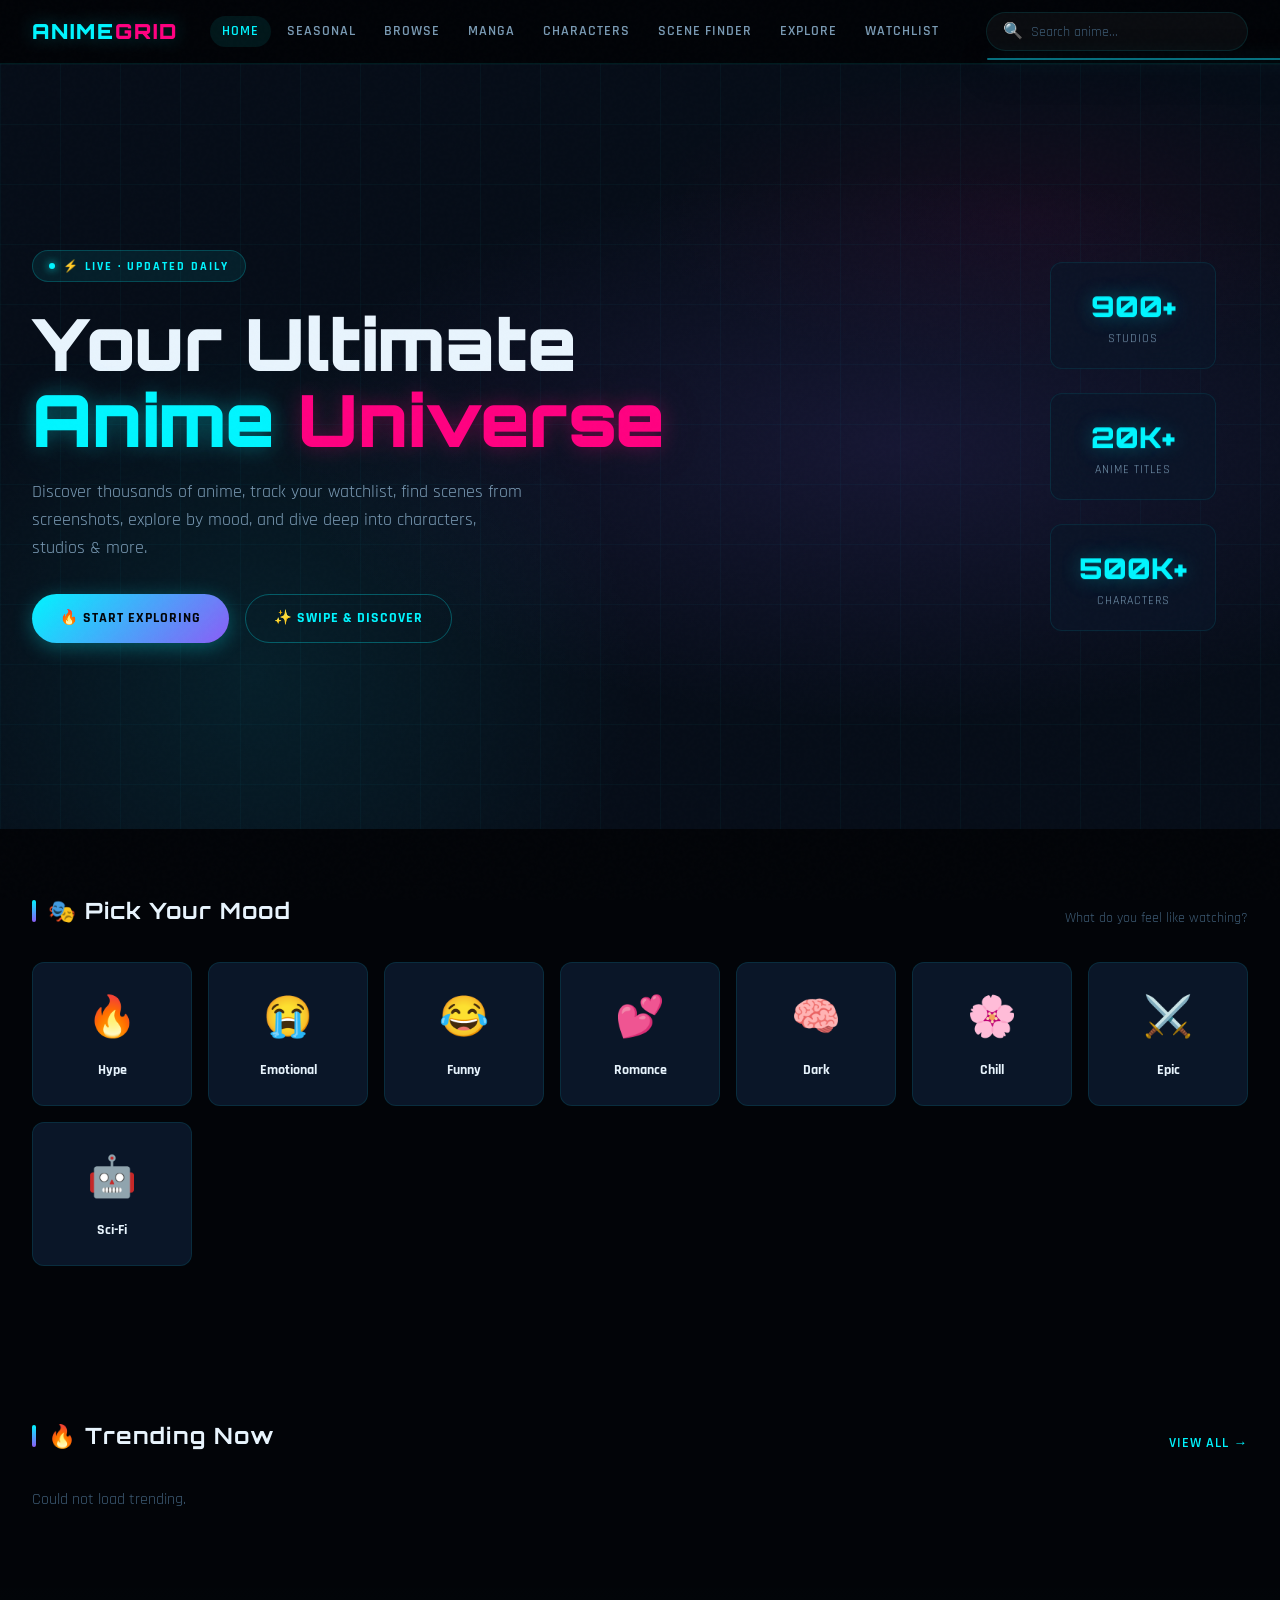
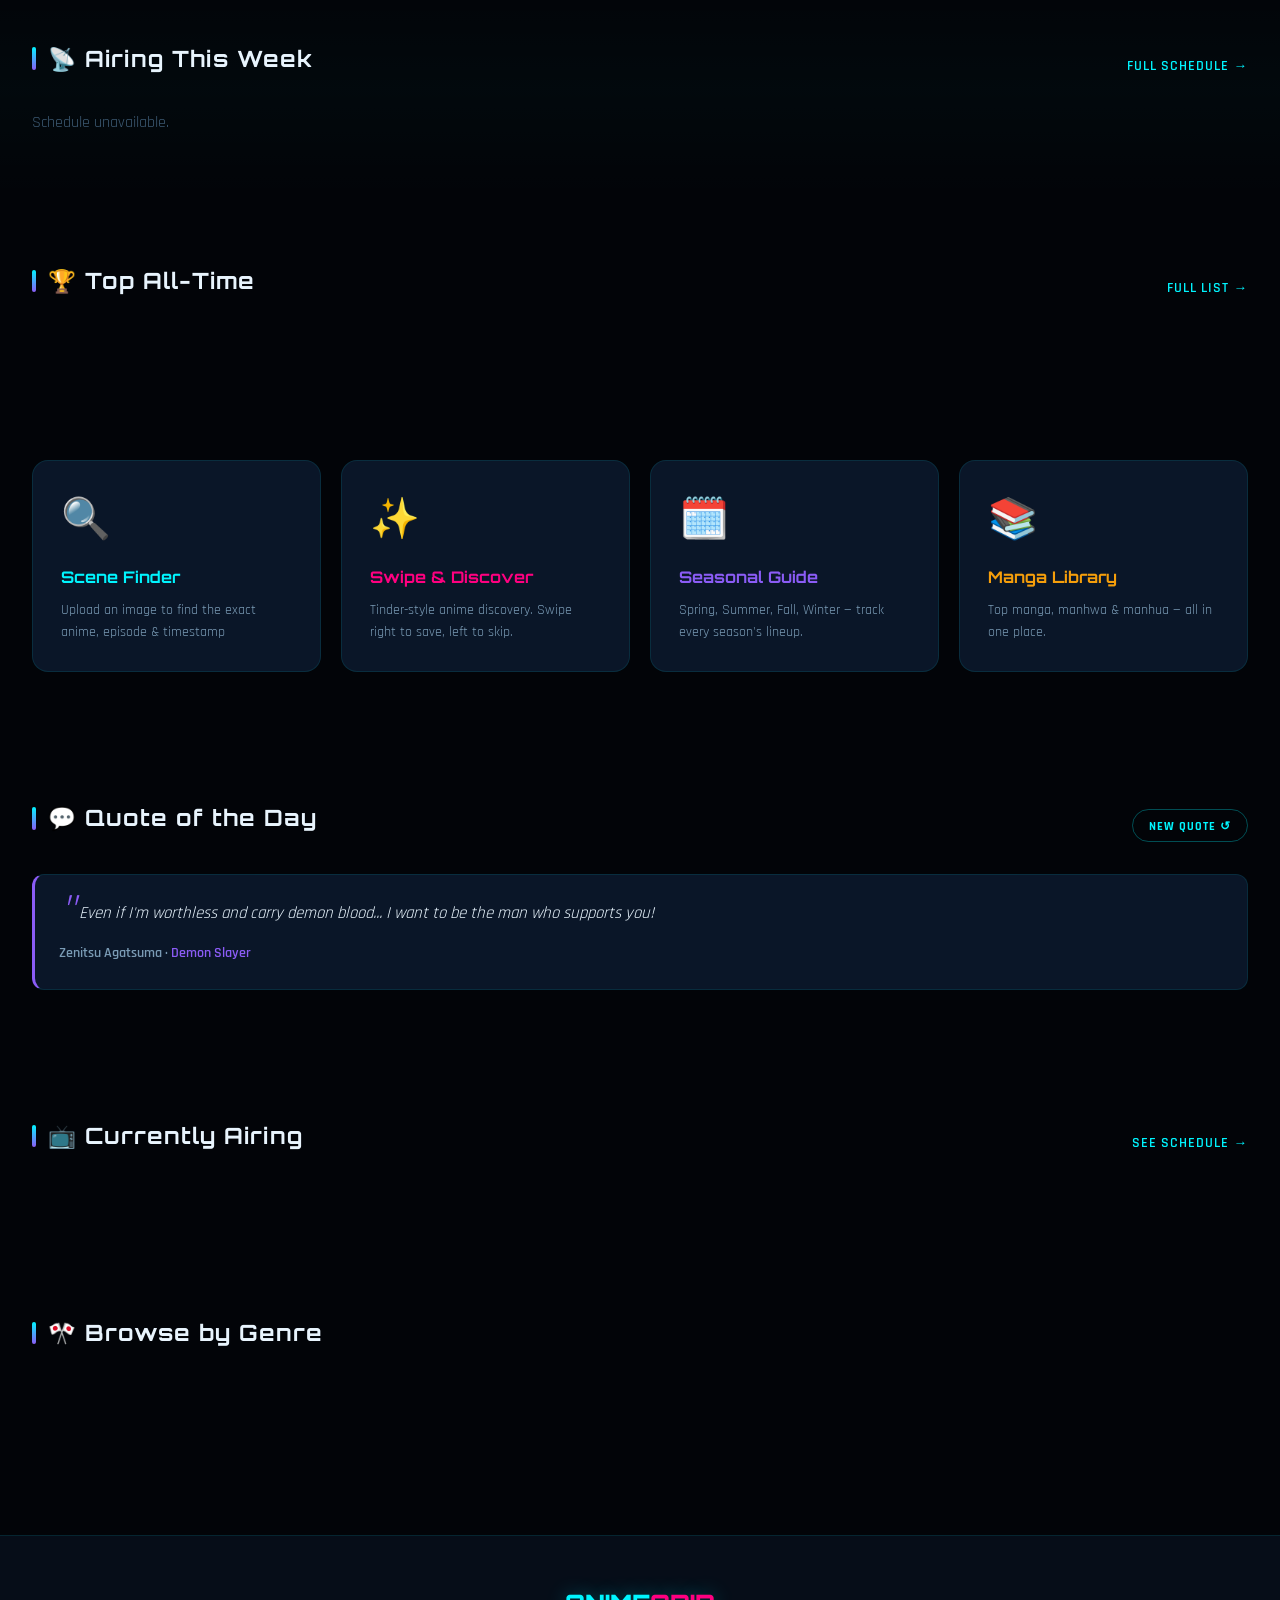
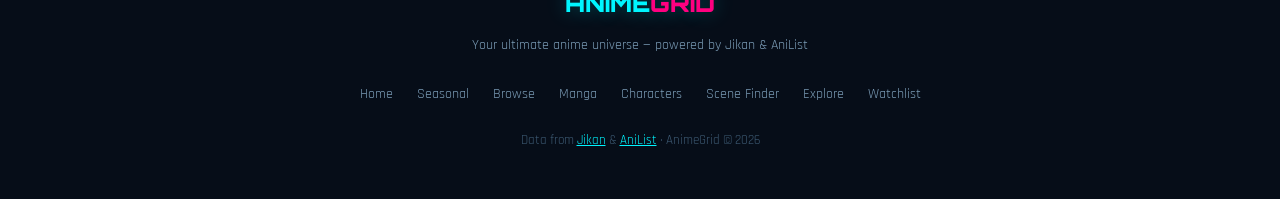
<file: index.html>
<!DOCTYPE html>
<html lang="en">
<head>
  <meta charset="UTF-8">
  <meta name="viewport" content="width=device-width, initial-scale=1.0">
  <title>AnimieGrid - Your Ultimate Anime Universe</title>
  <meta name="description" content="Explore anime, manga, characters, seasonal releases, scene finder and more.">
  <link rel="stylesheet" href="css/style.css">
  <link rel="icon" href="data:image/svg+xml,<svg xmlns='http://www.w3.org/2000/svg' viewBox='0 0 100 100'><text y='.9em' font-size='90'>⚡</text></svg>">
  <!-- Google tag (gtag.js) -->
<script async src="https://www.googletagmanager.com/gtag/js?id=G-D92NDWQRJV"></script>
<script>
  window.dataLayer = window.dataLayer || [];
  function gtag(){dataLayer.push(arguments);}
  gtag('js', new Date());

  gtag('config', 'G-D92NDWQRJV');
</script>
</head>
<body>

<!-- NAVBAR -->
<nav class="navbar">
  <a href="index.html" class="nav-logo">ANIME<span>GRID</span></a>
  <ul class="nav-links">
    <li><a href="index.html" class="active">Home</a></li>
    <li><a href="pages/seasonal.html">Seasonal</a></li>
    <li><a href="pages/search.html">Browse</a></li>
    <li><a href="pages/manga.html">Manga</a></li>
    <li><a href="pages/characters.html">Characters</a></li>
    <li><a href="pages/scene.html">Scene Finder</a></li>
    <li><a href="pages/explore.html">Explore</a></li>
    <li><a href="pages/watchlist.html">Watchlist <span class="watchlist-count" style="display:none">0</span></a></li>
  </ul>
  <div class="nav-search" style="position:relative">
    <span class="search-icon">🔍</span>
    <input id="nav-search-input" type="text" placeholder="Search anime..." autocomplete="off">
    <div id="nav-search-dropdown" class="search-dropdown" style="min-width:320px"></div>
  </div>
  <div class="nav-hamburger"><span></span><span></span><span></span></div>
</nav>

<div class="page-wrapper">

  <!-- HERO -->
  <section class="hero">
    <div class="hero-bg"></div>
    <div class="hero-grid"></div>
    <div class="hero-content">
      <div class="hero-badge">⚡ Live · Updated Daily</div>
      <h1>
        Your Ultimate<br>
        <span class="line-cyan">Anime</span>
        <span class="line-pink"> Universe</span>
      </h1>
      <p class="hero-desc">
        Discover thousands of anime, track your watchlist, find scenes from screenshots, explore by mood, and dive deep into characters, studios & more.
      </p>
      <div class="hero-actions">
        <a href="pages/search.html" class="btn btn-primary">🔥 Start Exploring</a>
        <a href="pages/explore.html" class="btn btn-ghost">✨ Swipe & Discover</a>
      </div>
    </div>
    <div class="hero-stats">
      <div class="hero-stat-card float">
        <div class="hero-stat-number">900+</div>
        <div class="hero-stat-label">Studios</div>
      </div>
      <div class="hero-stat-card float" style="animation-delay:1s">
        <div class="hero-stat-number">20K+</div>
        <div class="hero-stat-label">Anime Titles</div>
      </div>
      <div class="hero-stat-card float" style="animation-delay:2s">
        <div class="hero-stat-number">500K+</div>
        <div class="hero-stat-label">Characters</div>
      </div>
    </div>
  </section>

  <!-- MOOD PICKER -->
  <section class="section" id="mood-section">
    <div class="section-header">
      <h2 class="section-title">🎭 Pick Your Mood</h2>
      <span style="color:var(--text-dim);font-size:0.875rem">What do you feel like watching?</span>
    </div>
    <div class="mood-grid" id="mood-grid"></div>
    <div id="mood-results" class="mt-3"></div>
  </section>

  <!-- TRENDING NOW -->
  <section class="section" id="trending-section">
    <div class="section-header">
      <h2 class="section-title">🔥 Trending Now</h2>
      <a href="pages/search.html?sort=trending" class="section-link">View All →</a>
    </div>
    <div id="trending-grid" class="anime-grid">
      <div class="skeleton skeleton-card"></div>
      <div class="skeleton skeleton-card"></div>
      <div class="skeleton skeleton-card"></div>
      <div class="skeleton skeleton-card"></div>
      <div class="skeleton skeleton-card"></div>
      <div class="skeleton skeleton-card"></div>
    </div>
  </section>

  <!-- AIRING THIS WEEK -->
  <section class="section" style="background:linear-gradient(180deg,transparent,rgba(0,245,255,0.02),transparent)">
    <div class="section-header">
      <h2 class="section-title">📡 Airing This Week</h2>
      <a href="pages/seasonal.html" class="section-link">Full Schedule →</a>
    </div>
    <div id="airing-list" style="display:grid;grid-template-columns:repeat(auto-fill,minmax(280px,1fr));gap:1rem">
      <div class="skeleton" style="height:90px"></div>
      <div class="skeleton" style="height:90px"></div>
      <div class="skeleton" style="height:90px"></div>
      <div class="skeleton" style="height:90px"></div>
    </div>
  </section>

  <!-- TOP ALL TIME -->
  <section class="section">
    <div class="section-header">
      <h2 class="section-title">🏆 Top All-Time</h2>
      <a href="pages/search.html?sort=top" class="section-link">Full List →</a>
    </div>
    <div id="top-grid" class="anime-grid">
      <div class="skeleton skeleton-card"></div>
      <div class="skeleton skeleton-card"></div>
      <div class="skeleton skeleton-card"></div>
      <div class="skeleton skeleton-card"></div>
      <div class="skeleton skeleton-card"></div>
      <div class="skeleton skeleton-card"></div>
    </div>
  </section>

  <!-- QUICK ACTIONS -->
  <section class="section">
    <div style="display:grid;grid-template-columns:repeat(auto-fit,minmax(200px,1fr));gap:1.25rem">
      <a href="pages/scene.html" class="feature-card" style="background:var(--bg-card);border:1px solid var(--border-subtle);border-radius:16px;padding:1.75rem;display:block;text-decoration:none;color:inherit;transition:var(--transition);" onmouseover="this.style.borderColor='var(--neon-cyan)';this.style.transform='translateY(-4px)'" onmouseout="this.style.borderColor='var(--border-subtle)';this.style.transform=''">
        <div style="font-size:2.5rem;margin-bottom:0.75rem">🔍</div>
        <div style="font-family:var(--font-display);font-size:1rem;font-weight:700;color:var(--neon-cyan);margin-bottom:0.5rem">Scene Finder</div>
        <div style="font-size:0.875rem;color:var(--text-secondary)">Upload an image to find the exact anime, episode & timestamp</div>
      </a>
      <a href="pages/explore.html" class="feature-card" style="background:var(--bg-card);border:1px solid var(--border-subtle);border-radius:16px;padding:1.75rem;display:block;text-decoration:none;color:inherit;transition:var(--transition);" onmouseover="this.style.borderColor='var(--neon-pink)';this.style.transform='translateY(-4px)'" onmouseout="this.style.borderColor='var(--border-subtle)';this.style.transform=''">
        <div style="font-size:2.5rem;margin-bottom:0.75rem">✨</div>
        <div style="font-family:var(--font-display);font-size:1rem;font-weight:700;color:var(--neon-pink);margin-bottom:0.5rem">Swipe & Discover</div>
        <div style="font-size:0.875rem;color:var(--text-secondary)">Tinder-style anime discovery. Swipe right to save, left to skip.</div>
      </a>
      <a href="pages/seasonal.html" class="feature-card" style="background:var(--bg-card);border:1px solid var(--border-subtle);border-radius:16px;padding:1.75rem;display:block;text-decoration:none;color:inherit;transition:var(--transition);" onmouseover="this.style.borderColor='var(--neon-violet)';this.style.transform='translateY(-4px)'" onmouseout="this.style.borderColor='var(--border-subtle)';this.style.transform=''">
        <div style="font-size:2.5rem;margin-bottom:0.75rem">🗓️</div>
        <div style="font-family:var(--font-display);font-size:1rem;font-weight:700;color:var(--neon-violet);margin-bottom:0.5rem">Seasonal Guide</div>
        <div style="font-size:0.875rem;color:var(--text-secondary)">Spring, Summer, Fall, Winter — track every season's lineup.</div>
      </a>
      <a href="pages/manga.html" class="feature-card" style="background:var(--bg-card);border:1px solid var(--border-subtle);border-radius:16px;padding:1.75rem;display:block;text-decoration:none;color:inherit;transition:var(--transition);" onmouseover="this.style.borderColor='var(--neon-amber)';this.style.transform='translateY(-4px)'" onmouseout="this.style.borderColor='var(--border-subtle)';this.style.transform=''">
        <div style="font-size:2.5rem;margin-bottom:0.75rem">📚</div>
        <div style="font-family:var(--font-display);font-size:1rem;font-weight:700;color:var(--neon-amber);margin-bottom:0.5rem">Manga Library</div>
        <div style="font-size:0.875rem;color:var(--text-secondary)">Top manga, manhwa & manhua — all in one place.</div>
      </a>
    </div>
  </section>

  <!-- QUOTE OF THE DAY -->
  <section class="section">
    <div class="section-header">
      <h2 class="section-title">💬 Quote of the Day</h2>
      <button id="new-quote-btn" class="btn btn-ghost btn-sm">New Quote ↺</button>
    </div>
    <div id="quote-container">
      <div class="skeleton" style="height:120px"></div>
    </div>
  </section>

  <!-- CURRENTLY AIRING (TOP) -->
  <section class="section">
    <div class="section-header">
      <h2 class="section-title">📺 Currently Airing</h2>
      <a href="pages/seasonal.html" class="section-link">See Schedule →</a>
    </div>
    <div id="airing-top-grid" class="anime-grid">
      <div class="skeleton skeleton-card"></div>
      <div class="skeleton skeleton-card"></div>
      <div class="skeleton skeleton-card"></div>
      <div class="skeleton skeleton-card"></div>
    </div>
  </section>

  <!-- GENRE EXPLORER -->
  <section class="section">
    <div class="section-header">
      <h2 class="section-title">🎌 Browse by Genre</h2>
    </div>
    <div id="genre-chips-home" class="genre-chips mb-2"></div>
    <div id="genre-results" class="anime-grid" style="margin-top:1.5rem"></div>
  </section>

</div>

<!-- FOOTER -->
<footer class="footer">
  <div class="footer-logo">ANIME<span style="color:var(--neon-pink)">GRID</span></div>
  <p style="color:var(--text-secondary);font-size:0.875rem;margin-bottom:1rem">Your ultimate anime universe — powered by Jikan & AniList</p>
  <ul class="footer-links">
    <li><a href="index.html">Home</a></li>
    <li><a href="pages/seasonal.html">Seasonal</a></li>
    <li><a href="pages/search.html">Browse</a></li>
    <li><a href="pages/manga.html">Manga</a></li>
    <li><a href="pages/characters.html">Characters</a></li>
    <li><a href="pages/scene.html">Scene Finder</a></li>
    <li><a href="pages/explore.html">Explore</a></li>
    <li><a href="pages/watchlist.html">Watchlist</a></li>
  </ul>
  <p class="footer-copy">Data from <a href="https://jikan.moe" style="color:var(--neon-cyan)">Jikan</a> & <a href="https://anilist.co" style="color:var(--neon-cyan)">AniList</a> · AnimeGrid © 2026</p>
</footer>
<div class="toast-container" id="toast-container"></div>

<script src="js/api.js"></script>
<script>
// ─── MOOD CONFIG ───────────────────────────────────────
const MOODS = [
  { emoji: '🔥', label: 'Hype',    color: '#f59e0b', genres: '1,2',   query: 'action'   },
  { emoji: '😭', label: 'Emotional', color: '#00f5ff', genres: '8',  query: 'drama'    },
  { emoji: '😂', label: 'Funny',   color: '#10b981', genres: '4',    query: 'comedy'   },
  { emoji: '💕', label: 'Romance', color: '#ff0080', genres: '22',   query: 'romance'  },
  { emoji: '🧠', label: 'Dark',    color: '#8b5cf6', genres: '7',    query: 'mystery'  },
  { emoji: '🌸', label: 'Chill',   color: '#a78bfa', genres: '36',   query: 'slice of life' },
  { emoji: '⚔️',  label: 'Epic',   color: '#f97316', genres: '1,24', query: 'fantasy'  },
  { emoji: '🤖', label: 'Sci-Fi',  color: '#06b6d4', genres: '24',   query: 'mecha'    },
];

// ─── INIT ──────────────────────────────────────────────
async function initHome() {
  renderMoods();
  loadTrending();
  loadAiringSchedule();
  loadTopAnime();
  loadQuote();
  loadCurrentlyAiring();
  loadGenres();
}

function renderMoods() {
  const grid = document.getElementById('mood-grid');
  grid.innerHTML = MOODS.map(m => `
    <div class="mood-card" style="--mood-color:${m.color}" data-genres="${m.genres}" data-query="${m.query}" onclick="loadMoodAnime(this,'${m.query}')">
      <span class="mood-emoji">${m.emoji}</span>
      <div class="mood-label">${m.label}</div>
    </div>`).join('');
}

async function loadMoodAnime(el, query) {
  document.querySelectorAll('.mood-card').forEach(c => c.classList.remove('active'));
  el.classList.add('active');
  const results = document.getElementById('mood-results');
  results.innerHTML = createLoader();
  const data = await Jikan.search(query);
  if (!data?.data) { results.innerHTML = ''; return; }
  results.innerHTML = `
    <h3 style="font-family:var(--font-display);font-size:1rem;margin-bottom:1rem;color:var(--text-secondary)">Results for "${query}"</h3>
    <div class="anime-grid">${data.data.slice(0,10).map(a => animeCardHTML(a)).join('')}</div>`;
}

async function loadTrending() {
  const grid = document.getElementById('trending-grid');
  const data = await AniList.trending();
  const list = data?.data?.Page?.media;
  if (!list) { grid.innerHTML = '<p style="color:var(--text-dim)">Could not load trending.</p>'; return; }
  grid.innerHTML = list.map(m => anilistCardHTML(m)).join('');
}

async function loadAiringSchedule() {
  const list = document.getElementById('airing-list');
  const data = await AniList.airingSchedule();
  const schedules = data?.data?.Page?.airingSchedules;
  if (!schedules?.length) { list.innerHTML = '<p style="color:var(--text-dim)">Schedule unavailable.</p>'; return; }
  list.innerHTML = schedules.slice(0, 8).map(s => {
    const img = s.media?.coverImage?.medium || '';
    const title = s.media?.title?.romaji || 'Unknown';
    const countdown = countdownTo(s.airingAt);
    return `
      <a class="anime-card-wide" href="pages/detail.html?alid=${s.media?.id}">
        <img src="${img}" alt="${title}">
        <div class="anime-card-wide-info">
          <div class="anime-card-wide-title">${title}</div>
          <div class="anime-card-wide-meta">Episode ${s.episode} · <span style="color:var(--neon-cyan)">${countdown}</span></div>
        </div>
      </a>`;
  }).join('');
}

async function loadTopAnime() {
  const grid = document.getElementById('top-grid');
  const data = await Jikan.topAnime(1, 'bypopularity');
  if (!data?.data) { grid.innerHTML = ''; return; }
  grid.innerHTML = data.data.slice(0,10).map((a, i) => animeCardHTML(a, i + 1)).join('');
}

async function loadQuote() {
  const container = document.getElementById('quote-container');
  const data = await Quotes.random();
  const q = data?.data;
  if (!q) {
    container.innerHTML = `<div class="quote-card"><p class="quote-text">Even if I'm worthless and carry demon blood... I want to be the man who supports you!</p><div class="quote-author">Zenitsu Agatsuma · <span class="quote-anime">Demon Slayer</span></div></div>`;
    return;
  }
  container.innerHTML = `
    <div class="quote-card">
      <p class="quote-text">${q.content}</p>
      <div class="quote-author">${q.character?.name || 'Unknown'} · <span class="quote-anime">${q.anime?.name || ''}</span></div>
    </div>`;
}

document.getElementById('new-quote-btn')?.addEventListener('click', () => {
  cache.clear();
  loadQuote();
});

async function loadCurrentlyAiring() {
  const grid = document.getElementById('airing-top-grid');
  const data = await Jikan.currentSeason();
  if (!data?.data) { grid.innerHTML = ''; return; }
  const sorted = data.data.sort((a,b) => (b.score||0) - (a.score||0));
  grid.innerHTML = sorted.slice(0, 8).map(a => animeCardHTML(a)).join('');
}

async function loadGenres() {
  const chips = document.getElementById('genre-chips-home');
  const data = await Jikan.getGenres();
  if (!data?.data) return;
  const top = data.data.filter(g => g.count > 500).slice(0, 16);
  chips.innerHTML = top.map(g => `
    <span class="genre-chip" onclick="loadGenreAnime(${g.mal_id},'${g.name}',this)">${g.name}</span>`).join('');
}

async function loadGenreAnime(id, name, el) {
  document.querySelectorAll('#genre-chips-home .genre-chip').forEach(c => c.classList.remove('active'));
  el.classList.add('active');
  const results = document.getElementById('genre-results');
  results.innerHTML = createLoader();
  const data = await Jikan.searchByGenre(id);
  if (!data?.data) { results.innerHTML = ''; return; }
  results.innerHTML = data.data.slice(0, 10).map(a => animeCardHTML(a)).join('');
}

initHome();
</script>
</body>
</html>
</file>
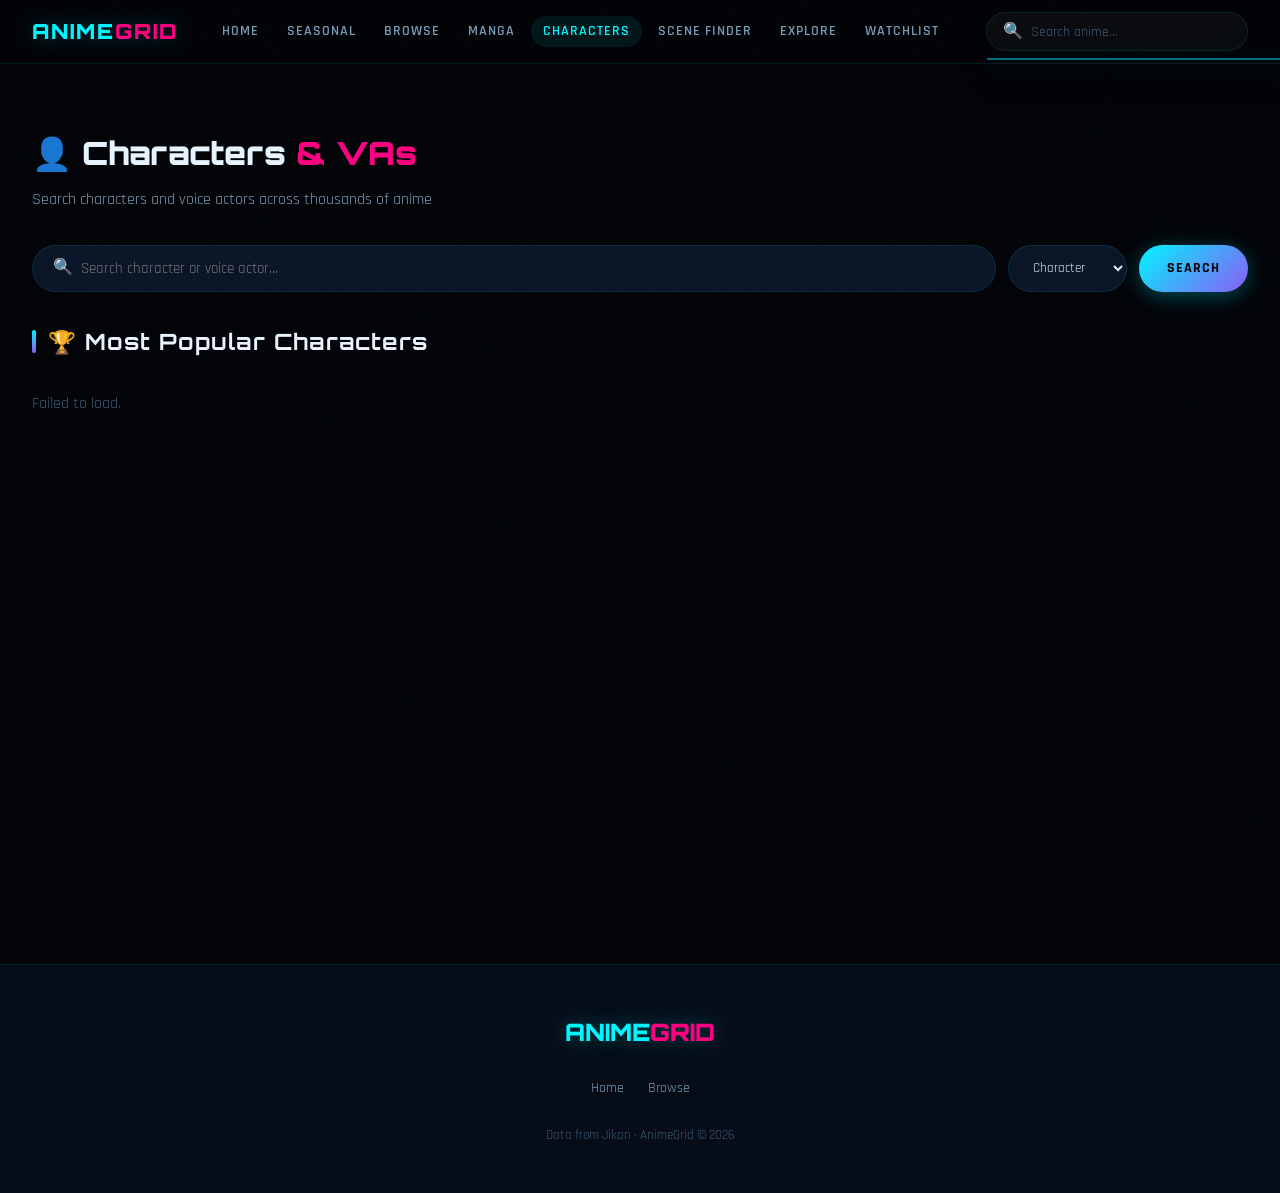
<file: pages/characters.html>
<!DOCTYPE html>
<html lang="en">
<head>
  <meta charset="UTF-8">
  <meta name="viewport" content="width=device-width, initial-scale=1.0">
  <title>Characters — AnimeGrid</title>
  <link rel="stylesheet" href="../css/style.css">
  <!-- Google tag (gtag.js) -->
<script async src="https://www.googletagmanager.com/gtag/js?id=G-D92NDWQRJV"></script>
<script>
  window.dataLayer = window.dataLayer || [];
  function gtag(){dataLayer.push(arguments);}
  gtag('js', new Date());

  gtag('config', 'G-D92NDWQRJV');
</script>
</head>
<body>
<nav class="navbar">
  <a href="../index.html" class="nav-logo">ANIME<span>GRID</span></a>
  <ul class="nav-links">
    <li><a href="../index.html">Home</a></li>
    <li><a href="seasonal.html">Seasonal</a></li>
    <li><a href="search.html">Browse</a></li>
    <li><a href="manga.html">Manga</a></li>
    <li><a href="characters.html" class="active">Characters</a></li>
    <li><a href="scene.html">Scene Finder</a></li>
    <li><a href="explore.html">Explore</a></li>
    <li><a href="watchlist.html">Watchlist <span class="watchlist-count" style="display:none">0</span></a></li>
  </ul>
  <div class="nav-search" style="position:relative">
    <span class="search-icon">🔍</span>
    <input id="nav-search-input" type="text" placeholder="Search anime..." autocomplete="off">
    <div id="nav-search-dropdown" class="search-dropdown" style="min-width:320px"></div>
  </div>
  <div class="nav-hamburger"><span></span><span></span><span></span></div>
</nav>

<div class="page-wrapper">
  <div class="section">
    <h1 style="font-family:var(--font-display);font-size:2rem;font-weight:900;margin-bottom:0.5rem">👤 Characters <span class="text-pink">& VAs</span></h1>
    <p style="color:var(--text-secondary);margin-bottom:2rem">Search characters and voice actors across thousands of anime</p>

    <!-- SEARCH -->
    <div style="display:flex;gap:0.75rem;margin-bottom:2rem;flex-wrap:wrap">
      <div style="flex:1;min-width:200px;display:flex;align-items:center;gap:0.5rem;background:var(--bg-card);border:1px solid var(--border-subtle);border-radius:var(--radius-pill);padding:0.6rem 1.25rem">
        <span>🔍</span>
        <input id="char-search" type="text" placeholder="Search character or voice actor..." style="background:none;border:none;outline:none;color:var(--text-primary);font-family:var(--font-body);font-size:0.95rem;flex:1">
      </div>
      <select id="char-type" style="background:var(--bg-card);border:1px solid var(--border-subtle);border-radius:var(--radius-pill);padding:0.6rem 1.25rem;color:var(--text-primary);font-family:var(--font-body);cursor:pointer;outline:none">
        <option value="character">Character</option>
        <option value="person">Voice Actor</option>
      </select>
      <button class="btn btn-primary" onclick="searchChars()">Search</button>
    </div>

    <!-- TOP CHARS -->
    <div id="top-chars-section">
      <div class="section-header"><h2 class="section-title">🏆 Most Popular Characters</h2></div>
      <div id="top-chars-grid" class="char-grid"></div>
    </div>

    <!-- SEARCH RESULTS -->
    <div id="char-results-section" style="display:none;margin-top:2rem">
      <div class="section-header">
        <h2 class="section-title" id="char-results-title">Results</h2>
        <button class="btn btn-ghost btn-sm" onclick="showTop()">← Back</button>
      </div>
      <div id="char-results-grid"></div>
    </div>

    <!-- CHARACTER DETAIL MODAL -->
    <div class="modal-backdrop" id="char-modal">
      <div class="modal">
        <div class="modal-header">
          <h3 id="modal-char-name" style="font-family:var(--font-display);font-size:1.1rem"></h3>
          <button class="modal-close" onclick="closeModal()">✕</button>
        </div>
        <div class="modal-body" id="modal-char-body"></div>
      </div>
    </div>
  </div>
</div>

<footer class="footer">
  <div class="footer-logo">ANIME<span style="color:var(--neon-pink)">GRID</span></div>
  <ul class="footer-links"><li><a href="../index.html">Home</a></li><li><a href="search.html">Browse</a></li></ul>
  <p class="footer-copy">Data from Jikan · AnimeGrid © 2026</p>
</footer>
<div class="toast-container" id="toast-container"></div>

<script src="../js/api.js"></script>
<script>
async function loadTopChars() {
  const grid = document.getElementById('top-chars-grid');
  grid.innerHTML = createLoader();
  const data = await jikanFetch('/top/characters?limit=30');
  if (!data?.data) { grid.innerHTML = '<p style="color:var(--text-dim)">Failed to load.</p>'; return; }
  grid.innerHTML = data.data.map(c => `
    <div class="char-card" onclick="openCharModal(${c.mal_id},'${c.name.replace(/'/g,"\\'")}','${c.images?.jpg?.image_url||''}')">
      <img src="${c.images?.jpg?.image_url || 'https://via.placeholder.com/100/0a1628/ff0080?text=?'}" alt="${c.name}"
        onerror="this.src='https://via.placeholder.com/100/0a1628/ff0080?text=?'">
      <div class="char-name">${c.name}</div>
      <div class="char-role" style="color:var(--neon-amber)">♥ ${(c.favorites||0).toLocaleString()}</div>
    </div>`).join('');
}

async function searchChars() {
  const q = document.getElementById('char-search').value.trim();
  const type = document.getElementById('char-type').value;
  if (!q) return;
  document.getElementById('top-chars-section').style.display = 'none';
  document.getElementById('char-results-section').style.display = '';
  document.getElementById('char-results-title').textContent = `Results for "${q}"`;
  const grid = document.getElementById('char-results-grid');
  grid.innerHTML = createLoader();

  const endpoint = type === 'character'
    ? `/characters?q=${encodeURIComponent(q)}&limit=24`
    : `/people?q=${encodeURIComponent(q)}&limit=24`;
  const data = await jikanFetch(endpoint);

  if (!data?.data?.length) { grid.innerHTML = '<p style="color:var(--text-dim)">No results found.</p>'; return; }

  if (type === 'character') {
    grid.className = 'char-grid';
    grid.innerHTML = data.data.map(c => `
      <div class="char-card" onclick="openCharModal(${c.mal_id},'${c.name.replace(/'/g,"\\'")}','${c.images?.jpg?.image_url||''}')">
        <img src="${c.images?.jpg?.image_url || 'https://via.placeholder.com/100/0a1628/ff0080?text=?'}" alt="${c.name}"
          onerror="this.src='https://via.placeholder.com/100/0a1628/ff0080?text=?'">
        <div class="char-name">${c.name}</div>
        <div class="char-role">${(c.nicknames||[]).slice(0,1).join('')}</div>
      </div>`).join('');
  } else {
    // Voice actors
    grid.className = '';
    grid.style.display = 'grid';
    grid.style.gridTemplateColumns = 'repeat(auto-fill,minmax(260px,1fr))';
    grid.style.gap = '1rem';
    grid.innerHTML = data.data.map(p => `
      <div style="background:var(--bg-card);border:1px solid var(--border-subtle);border-radius:var(--radius-card);padding:1rem;display:flex;gap:1rem;align-items:center">
        <img src="${p.images?.jpg?.image_url || 'https://via.placeholder.com/60/0a1628/8b5cf6?text=?'}" alt="${p.name}"
          style="width:60px;height:60px;border-radius:50%;object-fit:cover;border:2px solid var(--neon-violet)"
          onerror="this.src='https://via.placeholder.com/60/0a1628/8b5cf6?text=?'">
        <div>
          <div style="font-weight:700;margin-bottom:0.25rem">${p.name}</div>
          <div style="font-size:0.78rem;color:var(--text-secondary)">${p.birthday || ''}</div>
          <div style="font-size:0.78rem;color:var(--neon-violet)">♥ ${(p.favorites||0).toLocaleString()} favorites</div>
        </div>
      </div>`).join('');
  }
}

async function openCharModal(id, name, img) {
  document.getElementById('modal-char-name').textContent = name;
  document.getElementById('modal-char-body').innerHTML = createLoader();
  document.getElementById('char-modal').classList.add('open');

  const data = await jikanFetch(`/characters/${id}/full`);
  const c = data?.data;
  if (!c) { document.getElementById('modal-char-body').innerHTML = '<p>Failed to load.</p>'; return; }

  const vas = c.voices?.slice(0,4) || [];
  document.getElementById('modal-char-body').innerHTML = `
    <div style="display:flex;gap:1.5rem;flex-wrap:wrap">
      <img src="${c.images?.jpg?.image_url || img}" style="width:120px;height:170px;object-fit:cover;border-radius:10px;border:2px solid var(--neon-pink)" onerror="this.src='https://via.placeholder.com/120x170/0a1628/ff0080?text=?'">
      <div style="flex:1;min-width:200px">
        <div style="font-family:var(--font-jp);color:var(--text-secondary);margin-bottom:0.5rem">${c.name_kanji || ''}</div>
        <div style="font-size:0.85rem;color:var(--text-secondary);line-height:1.7;margin-bottom:1rem;max-height:120px;overflow-y:auto">${c.about?.slice(0,400) || 'No description.'}${c.about?.length > 400 ? '...' : ''}</div>
        <div style="font-family:var(--font-display);font-size:0.75rem;color:var(--neon-amber)">♥ ${(c.favorites||0).toLocaleString()} favorites</div>
      </div>
    </div>
    ${vas.length ? `
    <div style="margin-top:1.5rem">
      <h4 style="font-family:var(--font-display);font-size:0.875rem;margin-bottom:0.75rem;color:var(--neon-violet)">VOICE ACTORS</h4>
      <div style="display:grid;grid-template-columns:repeat(auto-fill,minmax(180px,1fr));gap:0.75rem">
        ${vas.map(v => `
          <div style="display:flex;gap:0.75rem;align-items:center;background:var(--bg-deep);border-radius:8px;padding:0.6rem">
            <img src="${v.person?.images?.jpg?.image_url||''}" style="width:36px;height:36px;border-radius:50%;object-fit:cover" onerror="this.style.display='none'">
            <div>
              <div style="font-size:0.82rem;font-weight:600">${v.person?.name||'?'}</div>
              <div style="font-size:0.72rem;color:var(--text-dim)">${v.language||''}</div>
            </div>
          </div>`).join('')}
      </div>
    </div>` : ''}
    ${c.anime?.length ? `
    <div style="margin-top:1.5rem">
      <h4 style="font-family:var(--font-display);font-size:0.875rem;margin-bottom:0.75rem;color:var(--neon-cyan)">APPEARS IN</h4>
      <div style="display:flex;flex-wrap:wrap;gap:0.5rem">
        ${c.anime.slice(0,6).map(a => `<a href="detail.html?id=${a.anime?.mal_id}" style="padding:0.25rem 0.75rem;background:rgba(0,245,255,0.08);border:1px solid rgba(0,245,255,0.2);border-radius:var(--radius-pill);font-size:0.78rem;color:var(--neon-cyan);text-decoration:none">${a.anime?.title||'?'}</a>`).join('')}
      </div>
    </div>` : ''}`;
}

function closeModal() {
  document.getElementById('char-modal').classList.remove('open');
}

document.getElementById('char-modal').addEventListener('click', e => {
  if (e.target === document.getElementById('char-modal')) closeModal();
});

function showTop() {
  document.getElementById('top-chars-section').style.display = '';
  document.getElementById('char-results-section').style.display = 'none';
}

document.getElementById('char-search').addEventListener('keydown', e => { if (e.key === 'Enter') searchChars(); });

loadTopChars();
</script>
</body>
</html>
</file>
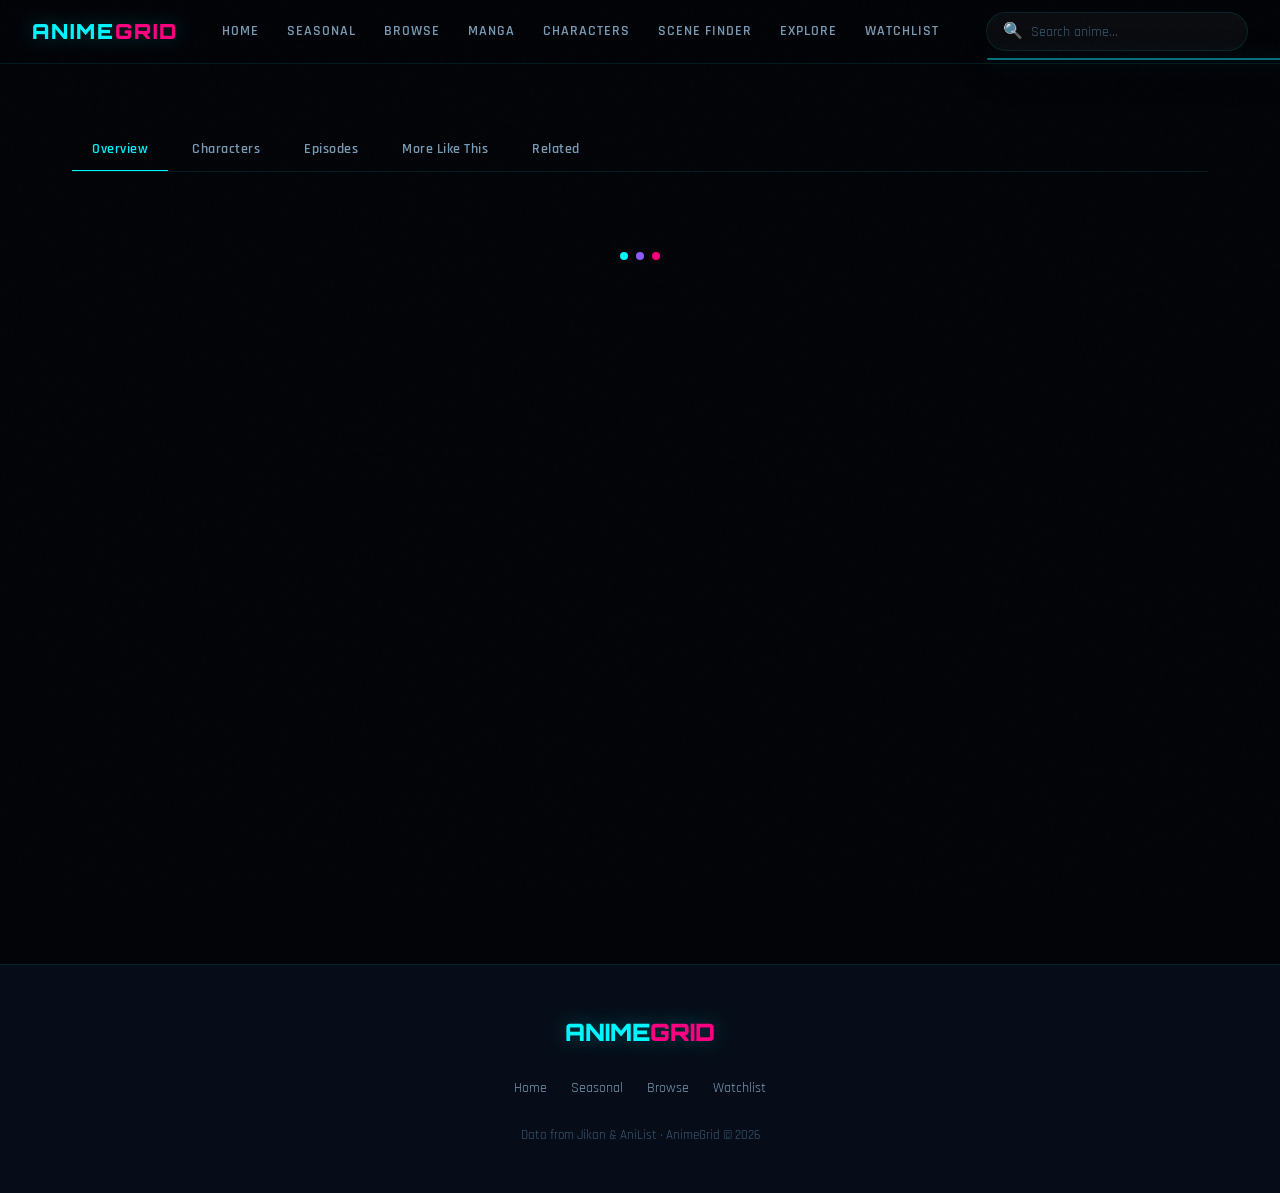
<file: pages/detail.html>
<!DOCTYPE html>
<html lang="en">
<head>
  <meta charset="UTF-8">
  <meta name="viewport" content="width=device-width, initial-scale=1.0">
  <title>Anime Detail — AnimeGrid</title>
  <link rel="stylesheet" href="../css/style.css">
  <!-- Google tag (gtag.js) -->
<script async src="https://www.googletagmanager.com/gtag/js?id=G-D92NDWQRJV"></script>
<script>
  window.dataLayer = window.dataLayer || [];
  function gtag(){dataLayer.push(arguments);}
  gtag('js', new Date());

  gtag('config', 'G-D92NDWQRJV');
</script>
</head>
<body>
<nav class="navbar">
  <a href="../index.html" class="nav-logo">ANIME<span>GRID</span></a>
  <ul class="nav-links">
    <li><a href="../index.html">Home</a></li>
    <li><a href="seasonal.html">Seasonal</a></li>
    <li><a href="search.html">Browse</a></li>
    <li><a href="manga.html">Manga</a></li>
    <li><a href="characters.html">Characters</a></li>
    <li><a href="scene.html">Scene Finder</a></li>
    <li><a href="explore.html">Explore</a></li>
    <li><a href="watchlist.html">Watchlist <span class="watchlist-count" style="display:none">0</span></a></li>
  </ul>
  <div class="nav-search" style="position:relative">
    <span class="search-icon">🔍</span>
    <input id="nav-search-input" type="text" placeholder="Search anime..." autocomplete="off">
    <div id="nav-search-dropdown" class="search-dropdown" style="min-width:320px"></div>
  </div>
  <div class="nav-hamburger"><span></span><span></span><span></span></div>
</nav>

<div class="page-wrapper">
  <div id="detail-hero-area"></div>

  <div class="section" id="detail-body" style="max-width:1200px">
    <div class="tabs" id="detail-tabs" data-tabs>
      <button class="tab-btn active" data-tab="tab-overview">Overview</button>
      <button class="tab-btn" data-tab="tab-characters">Characters</button>
      <button class="tab-btn" data-tab="tab-episodes">Episodes</button>
      <button class="tab-btn" data-tab="tab-recommendations">More Like This</button>
      <button class="tab-btn" data-tab="tab-related">Related</button>
    </div>

    <div id="tab-overview" class="tab-panel active">
      <div id="overview-content"><div class="loader"><div class="loader-dot"></div><div class="loader-dot"></div><div class="loader-dot"></div></div></div>
    </div>
    <div id="tab-characters" class="tab-panel">
      <div id="chars-content"><div class="loader"><div class="loader-dot"></div><div class="loader-dot"></div><div class="loader-dot"></div></div></div>
    </div>
    <div id="tab-episodes" class="tab-panel">
      <div id="eps-content"><div class="loader"><div class="loader-dot"></div><div class="loader-dot"></div><div class="loader-dot"></div></div></div>
    </div>
    <div id="tab-recommendations" class="tab-panel">
      <div id="rec-content"><div class="loader"><div class="loader-dot"></div><div class="loader-dot"></div><div class="loader-dot"></div></div></div>
    </div>
    <div id="tab-related" class="tab-panel">
      <div id="related-content"><div class="loader"><div class="loader-dot"></div><div class="loader-dot"></div><div class="loader-dot"></div></div></div>
    </div>
  </div>
</div>

<footer class="footer">
  <div class="footer-logo">ANIME<span style="color:var(--neon-pink)">GRID</span></div>
  <ul class="footer-links">
    <li><a href="../index.html">Home</a></li>
    <li><a href="seasonal.html">Seasonal</a></li>
    <li><a href="search.html">Browse</a></li>
    <li><a href="watchlist.html">Watchlist</a></li>
  </ul>
  <p class="footer-copy">Data from Jikan & AniList · AnimeGrid © 2026</p>
</footer>
<div class="toast-container" id="toast-container"></div>

<script src="../js/api.js"></script>
<script>
const params = new URLSearchParams(location.search);
const malId  = params.get('id');
const alId   = params.get('alid');
let animeData = null;

async function loadDetail() {
  if (malId) {
    await loadFromJikan(malId);
  } else if (alId) {
    await loadFromAniList(alId);
  }
  initTabs(document.getElementById('detail-tabs'));
}

async function loadFromJikan(id) {
  const [detailRes, charsRes, epsRes, recRes] = await Promise.all([
    Jikan.getAnime(id),
    Jikan.getCharacters(id),
    Jikan.getEpisodes(id),
    Jikan.getRecommendations(id)
  ]);
  const a = detailRes?.data;
  if (!a) { document.getElementById('detail-hero-area').innerHTML = '<div class="section"><p style="color:var(--text-dim)">Anime not found.</p></div>'; return; }
  animeData = a;
  document.title = `${a.title_english || a.title} — AnimeGrid`;
  renderHero(a);
  renderOverview(a);
  renderCharacters(charsRes?.data || []);
  renderEpisodes(epsRes?.data || [], a.episodes);
  renderRecommendations(recRes?.data || []);
  renderRelated(a.relations || []);
}

async function loadFromAniList(id) {
  const res = await AniList.getAnime(parseInt(id));
  const m = res?.data?.Media;
  if (!m) { document.getElementById('detail-hero-area').innerHTML = '<div class="section"><p style="color:var(--text-dim)">Anime not found.</p></div>'; return; }
  document.title = `${m.title?.english || m.title?.romaji} — AnimeGrid`;
  const mapped = {
    mal_id: null,
    title_english: m.title?.english,
    title: m.title?.romaji,
    title_japanese: m.title?.native,
    synopsis: m.description?.replace(/<[^>]+>/g,''),
    images: { jpg: { large_image_url: m.coverImage?.extraLarge } },
    bannerImage: m.bannerImage,
    score: m.averageScore ? m.averageScore / 10 : null,
    scored_by: m.popularity,
    popularity: m.popularity,
    episodes: m.episodes,
    duration: m.duration,
    status: m.status,
    year: m.seasonYear,
    season: m.season,
    genres: m.genres?.map(g => ({ name: g })) || [],
    studios: { nodes: m.studios?.nodes || [] },
    trailer: m.trailer?.id ? { youtube_id: m.trailer.id } : null,
    nextAiringEpisode: m.nextAiringEpisode,
    characters_al: m.characters?.edges || [],
    recommendations_al: m.recommendations?.nodes || [],
    relations_al: m.relations?.edges || []
  };
  animeData = mapped;
  renderHero(mapped, true);
  renderOverview(mapped, true);
  if (mapped.characters_al.length) renderCharactersAL(mapped.characters_al);
  else document.getElementById('chars-content').innerHTML = '<p style="color:var(--text-dim)">No characters available.</p>';
  document.getElementById('eps-content').innerHTML = '<p style="color:var(--text-dim)">Episodes not available via AniList direct link. <a href="search.html" style="color:var(--neon-cyan)">Search on Jikan</a></p>';
  if (mapped.recommendations_al.length) renderRecommendationsAL(mapped.recommendations_al);
  else document.getElementById('rec-content').innerHTML = '<p style="color:var(--text-dim)">No recommendations found.</p>';
  renderRelatedAL(mapped.relations_al);
}

function renderHero(a, isAL = false) {
  const poster = a.images?.jpg?.large_image_url || 'https://via.placeholder.com/225x320/0a1628/00f5ff?text=No+Image';
  const banner = a.bannerImage || poster;
  const title  = a.title_english || a.title || 'Unknown';
  const score  = a.score ? a.score.toFixed(1) : 'N/A';
  const inWL   = malId && UserState.isInWatchlist(parseInt(malId));

  document.getElementById('detail-hero-area').innerHTML = `
    <div class="detail-hero">
      <div class="detail-hero-bg" style="background-image:url('${banner}')"></div>
      <div class="detail-hero-content" style="padding-top:5rem">
        <img class="detail-poster" src="${poster}" alt="${title}" onerror="this.src='https://via.placeholder.com/180x260/0a1628/00f5ff?text=No+Image'">
        <div class="detail-info">
          <h1>${title}</h1>
          ${a.title_japanese ? `<div class="jp-title">${a.title_japanese}</div>` : ''}
          <div class="detail-meta-row">
            ${score !== 'N/A' ? `<span class="score-badge ${scoreClass(parseFloat(score))}">★ ${score}</span>` : ''}
            ${a.type ? `<span class="detail-meta-tag">${a.type}</span>` : ''}
            ${a.episodes ? `<span class="detail-meta-tag">${a.episodes} Episodes</span>` : ''}
            ${a.status ? `<span class="detail-meta-tag">${a.status}</span>` : ''}
            ${a.year ? `<span class="detail-meta-tag">${a.season || ''} ${a.year}</span>` : ''}
            ${a.duration ? `<span class="detail-meta-tag">${a.duration} min/ep</span>` : ''}
          </div>
          <div class="genre-chips mb-2">
            ${(a.genres||[]).map(g=>`<span class="genre-chip">${g.name || g}</span>`).join('')}
          </div>
          <div style="display:flex;gap:0.75rem;flex-wrap:wrap;margin-top:1rem">
            ${malId ? `<button class="btn ${inWL ? 'btn-pink' : 'btn-primary'}" id="wl-btn" onclick="toggleWatchlist()">
              ${inWL ? '✓ In Watchlist' : '+ Add to Watchlist'}
            </button>` : ''}
            ${a.trailer?.youtube_id ? `<a href="https://youtube.com/watch?v=${a.trailer.youtube_id}" target="_blank" class="btn btn-ghost">▶ Trailer</a>` : ''}
          </div>
          ${a.nextAiringEpisode ? `<div style="margin-top:1rem;padding:0.75rem 1rem;background:rgba(0,245,255,0.08);border-radius:8px;border-left:3px solid var(--neon-cyan);font-size:0.875rem">
            📡 Next: Episode ${a.nextAiringEpisode.episode} in <strong style="color:var(--neon-cyan)">${countdownTo(a.nextAiringEpisode.airingAt)}</strong>
          </div>` : ''}
        </div>
      </div>
    </div>`;
}

function toggleWatchlist() {
  if (!malId || !animeData) return;
  const btn = document.getElementById('wl-btn');
  const inWL = UserState.isInWatchlist(parseInt(malId));
  if (inWL) {
    UserState.removeFromWatchlist(parseInt(malId));
    btn.textContent = '+ Add to Watchlist';
    btn.className = 'btn btn-primary';
    showToast('Removed from watchlist', 'error');
  } else {
    UserState.addToWatchlist({ mal_id: parseInt(malId), title: animeData.title_english || animeData.title, images: animeData.images, score: animeData.score, type: animeData.type });
    btn.textContent = '✓ In Watchlist';
    btn.className = 'btn btn-pink';
  }
}

function renderOverview(a, isAL = false) {
  const studio = isAL
    ? (a.studios?.nodes?.[0]?.name || 'Unknown')
    : (a.studios?.data?.[0]?.name || 'Unknown');
  document.getElementById('overview-content').innerHTML = `
    <div style="display:grid;grid-template-columns:1fr auto;gap:2rem;align-items:start;flex-wrap:wrap">
      <div>
        <h3 style="font-family:var(--font-display);font-size:1rem;margin-bottom:0.75rem;color:var(--neon-cyan)">Synopsis</h3>
        <p style="color:var(--text-secondary);line-height:1.8;font-size:0.95rem">${a.synopsis || 'No synopsis available.'}</p>
      </div>
      <div style="min-width:200px;background:var(--bg-card);border:1px solid var(--border-subtle);border-radius:12px;padding:1.25rem;flex-shrink:0">
        <h3 style="font-family:var(--font-display);font-size:0.875rem;margin-bottom:1rem;color:var(--neon-cyan)">INFO</h3>
        ${infoRow('Studio', studio)}
        ${infoRow('Type', a.type || 'Anime')}
        ${infoRow('Episodes', a.episodes || '?')}
        ${infoRow('Status', a.status || '?')}
        ${infoRow('Year', a.year || '?')}
        ${infoRow('Score', a.score ? `★ ${a.score.toFixed ? a.score.toFixed(1) : a.score}` : 'N/A')}
        ${infoRow('Popularity', a.popularity ? `#${a.popularity}` : 'N/A')}
      </div>
    </div>`;
}

function infoRow(label, value) {
  return `<div style="display:flex;justify-content:space-between;align-items:center;padding:0.4rem 0;border-bottom:1px solid var(--border-subtle);font-size:0.82rem">
    <span style="color:var(--text-dim)">${label}</span>
    <span style="font-weight:600">${value}</span>
  </div>`;
}

function renderCharacters(chars) {
  if (!chars.length) { document.getElementById('chars-content').innerHTML = '<p style="color:var(--text-dim)">No characters found.</p>'; return; }
  document.getElementById('chars-content').innerHTML = `
    <div class="char-grid">
      ${chars.slice(0,24).map(c => {
        const ch = c.character;
        const va = c.voice_actors?.find(v => v.language === 'Japanese')?.person;
        return `<div class="char-card">
          <img src="${ch.images?.jpg?.image_url || 'https://via.placeholder.com/100x100/0a1628/00f5ff?text=?'}" alt="${ch.name}" onerror="this.src='https://via.placeholder.com/100x100/0a1628/00f5ff?text=?'">
          <div class="char-name">${ch.name}</div>
          <div class="char-role">${c.role}</div>
          ${va ? `<div class="char-role" style="color:var(--neon-violet)">CV: ${va.name}</div>` : ''}
        </div>`;
      }).join('')}
    </div>`;
}

function renderCharactersAL(edges) {
  document.getElementById('chars-content').innerHTML = `
    <div class="char-grid">
      ${edges.slice(0,24).map(e => {
        const ch = e.node;
        return `<div class="char-card">
          <img src="${ch.image?.large || 'https://via.placeholder.com/100x100/0a1628/00f5ff?text=?'}" alt="${ch.name?.full}" onerror="this.src='https://via.placeholder.com/100x100/0a1628/00f5ff?text=?'">
          <div class="char-name">${ch.name?.full || 'Unknown'}</div>
          <div class="char-role">${e.role}</div>
        </div>`;
      }).join('')}
    </div>`;
}

function renderEpisodes(eps, total) {
  if (!eps.length) { document.getElementById('eps-content').innerHTML = '<p style="color:var(--text-dim)">No episodes data.</p>'; return; }
  const watched = malId ? (UserState.getWatched()[malId] || []) : [];
  document.getElementById('eps-content').innerHTML = `
    <p style="color:var(--text-secondary);margin-bottom:1rem;font-size:0.875rem">${eps.length} of ${total || '?'} episodes loaded</p>
    <div style="display:grid;grid-template-columns:repeat(auto-fill,minmax(280px,1fr));gap:0.75rem">
      ${eps.map(ep => {
        const isWatched = watched.includes(ep.mal_id);
        return `<div style="background:var(--bg-card);border:1px solid ${ep.filler ? 'rgba(255,0,128,0.2)' : 'var(--border-subtle)'};border-radius:10px;padding:0.875rem;display:flex;align-items:center;gap:0.75rem;cursor:pointer;transition:var(--transition)" onclick="toggleEp(${ep.mal_id},this)" id="ep-${ep.mal_id}">
          <div style="font-family:var(--font-display);font-size:0.9rem;font-weight:700;color:${isWatched ? 'var(--neon-green)' : 'var(--neon-cyan)'};flex-shrink:0">${String(ep.mal_id).padStart(2,'0')}</div>
          <div style="flex:1">
            <div style="font-size:0.85rem;font-weight:600">${ep.title || `Episode ${ep.mal_id}`}</div>
            <div style="font-size:0.75rem;color:var(--text-dim)">${ep.filler ? '⚠️ Filler' : '✓ Canon'} ${ep.aired || ''}</div>
          </div>
          <div style="font-size:1.1rem">${isWatched ? '✅' : '⬜'}</div>
        </div>`;
      }).join('')}
    </div>`;
}

function toggleEp(epNum, el) {
  if (!malId) return;
  UserState.markEpisode(malId, epNum);
  el.querySelector('div:last-child').textContent = '✅';
  el.style.borderColor = 'var(--neon-green)';
  el.querySelector('[style*="font-family"]').style.color = 'var(--neon-green)';
}

function renderRecommendations(recs) {
  if (!recs.length) { document.getElementById('rec-content').innerHTML = '<p style="color:var(--text-dim)">No recommendations.</p>'; return; }
  document.getElementById('rec-content').innerHTML = `<div class="anime-grid">${recs.slice(0,12).map(r => animeCardHTML(r.entry)).join('')}</div>`;
}

function renderRecommendationsAL(nodes) {
  const valid = nodes.filter(n => n.mediaRecommendation);
  if (!valid.length) { document.getElementById('rec-content').innerHTML = '<p style="color:var(--text-dim)">No recommendations.</p>'; return; }
  document.getElementById('rec-content').innerHTML = `<div class="anime-grid">${valid.slice(0,12).map(n => anilistCardHTML(n.mediaRecommendation)).join('')}</div>`;
}

function renderRelated(relations) {
  if (!relations.length) { document.getElementById('related-content').innerHTML = '<p style="color:var(--text-dim)">No relations found.</p>'; return; }
  document.getElementById('related-content').innerHTML = `
    <div style="display:grid;gap:0.75rem">
      ${relations.map(r => `
        <div style="background:var(--bg-card);border:1px solid var(--border-subtle);border-radius:10px;padding:1rem;display:flex;align-items:center;gap:1rem">
          <span style="padding:0.2rem 0.6rem;background:rgba(139,92,246,0.15);color:var(--neon-violet);border-radius:4px;font-size:0.75rem;font-weight:700;flex-shrink:0">${r.relation}</span>
          <a href="detail.html?id=${r.entry[0]?.mal_id}" style="color:var(--text-primary);text-decoration:none;font-weight:600;font-size:0.9rem">${r.entry[0]?.name || 'Unknown'}</a>
          <span style="font-size:0.78rem;color:var(--text-dim);margin-left:auto">${r.entry[0]?.type || ''}</span>
        </div>`).join('')}
    </div>`;
}

function renderRelatedAL(edges) {
  if (!edges.length) { document.getElementById('related-content').innerHTML = '<p style="color:var(--text-dim)">No relations found.</p>'; return; }
  document.getElementById('related-content').innerHTML = `
    <div style="display:grid;gap:0.75rem">
      ${edges.map(e => `
        <div style="background:var(--bg-card);border:1px solid var(--border-subtle);border-radius:10px;padding:1rem;display:flex;align-items:center;gap:1rem">
          <span style="padding:0.2rem 0.6rem;background:rgba(139,92,246,0.15);color:var(--neon-violet);border-radius:4px;font-size:0.75rem;font-weight:700;flex-shrink:0">${e.relationType}</span>
          <a href="detail.html?alid=${e.node.id}" style="color:var(--text-primary);text-decoration:none;font-weight:600;font-size:0.9rem">${e.node.title?.romaji || 'Unknown'}</a>
          <span style="font-size:0.78rem;color:var(--text-dim);margin-left:auto">${e.node.type || ''}</span>
        </div>`).join('')}
    </div>`;
}

loadDetail();
</script>
</body>
</html>
</file>
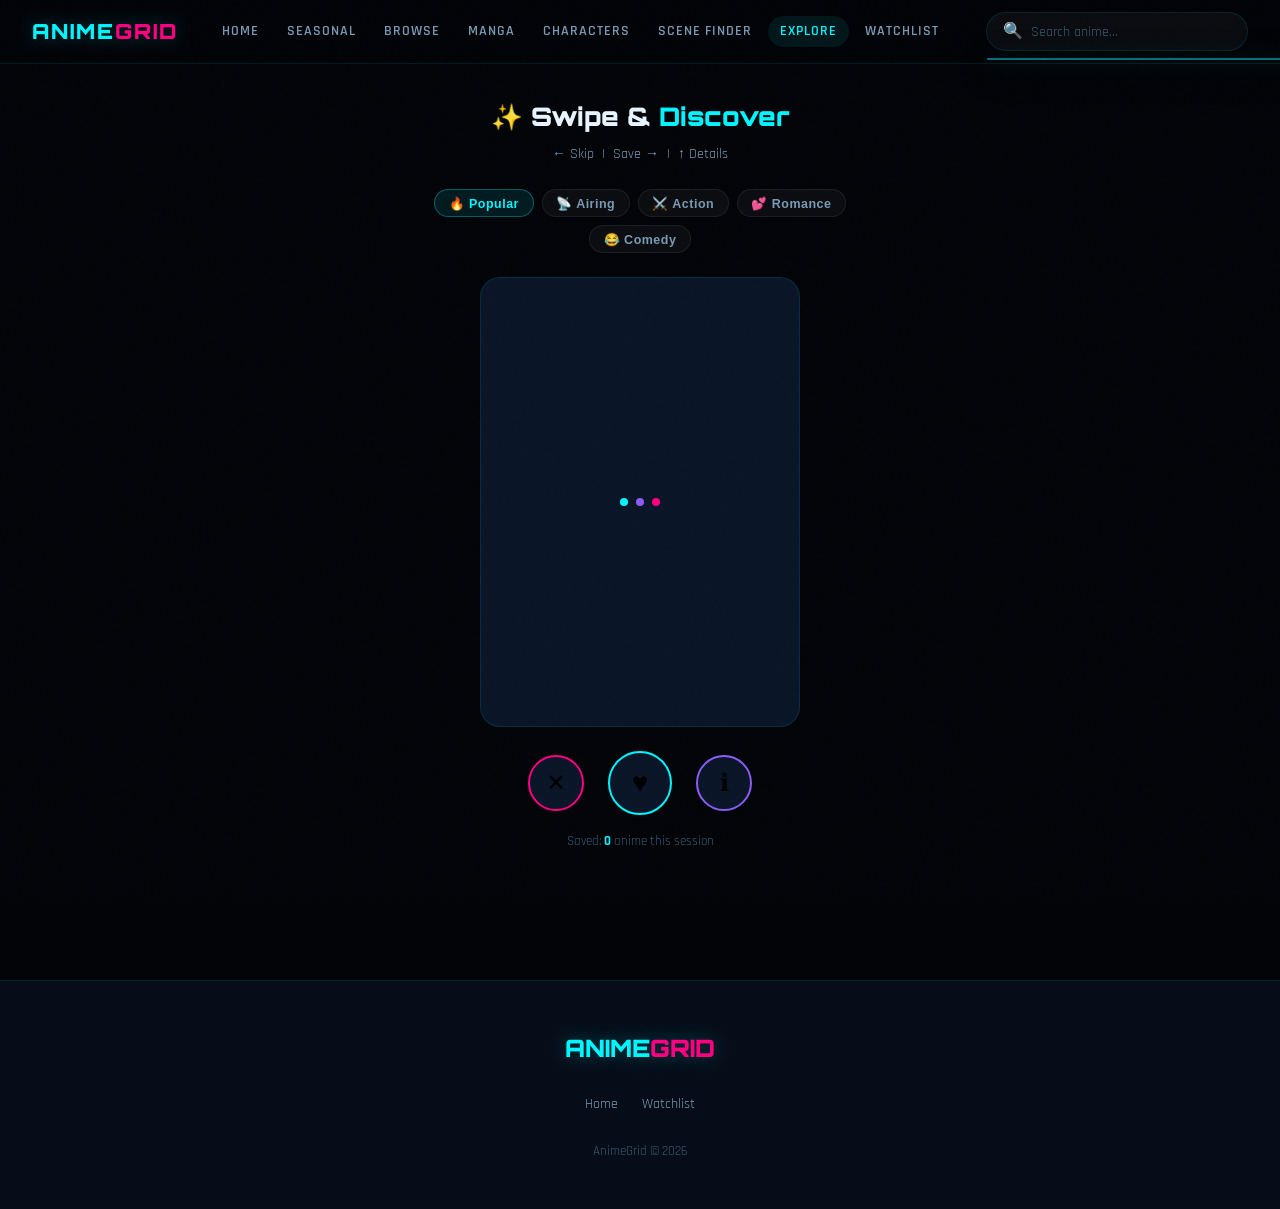
<file: pages/explore.html>
<!DOCTYPE html>
<html lang="en">
<head>
  <meta charset="UTF-8">
  <meta name="viewport" content="width=device-width, initial-scale=1.0">
  <title>Explore — AnimeGrid</title>
  <link rel="stylesheet" href="../css/style.css">
  <style>
    .swipe-card { user-select: none; touch-action: none; }
    .swipe-card.dragging { transition: none !important; }
    .hint-left  { position:absolute;top:1rem;left:1rem;background:rgba(255,0,128,0.8);color:#fff;padding:0.3rem 0.8rem;border-radius:6px;font-weight:900;font-size:1rem;opacity:0;transition:opacity 0.2s;z-index:10;pointer-events:none }
    .hint-right { position:absolute;top:1rem;right:1rem;background:rgba(0,245,255,0.8);color:#000;padding:0.3rem 0.8rem;border-radius:6px;font-weight:900;font-size:1rem;opacity:0;transition:opacity 0.2s;z-index:10;pointer-events:none }
  </style>
  <!-- Google tag (gtag.js) -->
<script async src="https://www.googletagmanager.com/gtag/js?id=G-D92NDWQRJV"></script>
<script>
  window.dataLayer = window.dataLayer || [];
  function gtag(){dataLayer.push(arguments);}
  gtag('js', new Date());

  gtag('config', 'G-D92NDWQRJV');
</script>
</head>
<body>
<nav class="navbar">
  <a href="../index.html" class="nav-logo">ANIME<span>GRID</span></a>
  <ul class="nav-links">
    <li><a href="../index.html">Home</a></li>
    <li><a href="seasonal.html">Seasonal</a></li>
    <li><a href="search.html">Browse</a></li>
    <li><a href="manga.html">Manga</a></li>
    <li><a href="characters.html">Characters</a></li>
    <li><a href="scene.html">Scene Finder</a></li>
    <li><a href="explore.html" class="active">Explore</a></li>
    <li><a href="watchlist.html">Watchlist <span class="watchlist-count" style="display:none">0</span></a></li>
  </ul>
  <div class="nav-search" style="position:relative">
    <span class="search-icon">🔍</span>
    <input id="nav-search-input" type="text" placeholder="Search anime..." autocomplete="off">
    <div id="nav-search-dropdown" class="search-dropdown" style="min-width:320px"></div>
  </div>
  <div class="nav-hamburger"><span></span><span></span><span></span></div>
</nav>

<div class="page-wrapper">
  <div style="max-width:500px;margin:0 auto;padding:2rem 1rem">
    <h1 style="font-family:var(--font-display);font-size:1.6rem;font-weight:900;text-align:center;margin-bottom:0.35rem">✨ Swipe & <span class="text-cyan">Discover</span></h1>
    <p style="color:var(--text-secondary);text-align:center;font-size:0.875rem;margin-bottom:1.5rem">← Skip &nbsp;|&nbsp; Save → &nbsp;|&nbsp; ↑ Details</p>

    <!-- FILTER MOOD -->
    <div style="display:flex;gap:0.5rem;justify-content:center;flex-wrap:wrap;margin-bottom:1.5rem">
      <button class="genre-chip active" onclick="changeFeed('popular',this)">🔥 Popular</button>
      <button class="genre-chip" onclick="changeFeed('airing',this)">📡 Airing</button>
      <button class="genre-chip" onclick="changeFeed('action',this)">⚔️ Action</button>
      <button class="genre-chip" onclick="changeFeed('romance',this)">💕 Romance</button>
      <button class="genre-chip" onclick="changeFeed('comedy',this)">😂 Comedy</button>
    </div>

    <!-- CARD STACK -->
    <div class="swipe-card-stack" id="card-stack" style="margin:0 auto">
      <div id="loading-card" style="position:absolute;inset:0;display:flex;align-items:center;justify-content:center;background:var(--bg-card);border-radius:20px;border:1px solid var(--border-subtle)">
        <div class="loader"><div class="loader-dot"></div><div class="loader-dot"></div><div class="loader-dot"></div></div>
      </div>
    </div>

    <!-- ACTIONS -->
    <div class="swipe-actions" style="justify-content:center;margin-top:1.5rem">
      <button class="swipe-btn skip" onclick="doSwipe('skip')" title="Skip">✕</button>
      <button class="swipe-btn save" onclick="doSwipe('save')" title="Save to Watchlist">♥</button>
      <button class="swipe-btn info" onclick="openInfo()" title="Details">ℹ</button>
    </div>

    <!-- COUNTER -->
    <div style="text-align:center;margin-top:1rem;color:var(--text-dim);font-size:0.8rem">
      Saved: <span id="saved-count" style="color:var(--neon-cyan);font-weight:700">0</span> anime this session
    </div>

    <!-- SAVED LIST -->
    <div id="session-saved" style="margin-top:2rem"></div>
  </div>
</div>

<footer class="footer">
  <div class="footer-logo">ANIME<span style="color:var(--neon-pink)">GRID</span></div>
  <ul class="footer-links"><li><a href="../index.html">Home</a></li><li><a href="watchlist.html">Watchlist</a></li></ul>
  <p class="footer-copy">AnimeGrid © 2026</p>
</footer>
<div class="toast-container" id="toast-container"></div>

<script src="../js/api.js"></script>
<script>
let queue = [];
let currentIdx = 0;
let savedCount = 0;
let currentFeed = 'popular';
let currentPage = 1;
let isDragging = false;
let startX = 0, startY = 0, currentX = 0;

async function loadFeed() {
  document.getElementById('loading-card').style.display = 'flex';
  let data;
  if (currentFeed === 'popular') data = await Jikan.topAnime(currentPage, 'bypopularity');
  else if (currentFeed === 'airing') data = await Jikan.currentSeason();
  else data = await Jikan.search(currentFeed, '', '', currentPage);
  queue = [...queue, ...(data?.data || [])];
  document.getElementById('loading-card').style.display = 'none';
  renderCard();
}

function renderCard() {
  const stack = document.getElementById('card-stack');
  // Remove old cards
  stack.querySelectorAll('.swipe-card').forEach(c => c.remove());

  // Show up to 3 cards stacked
  for (let i = Math.min(2, queue.length - currentIdx - 1); i >= 0; i--) {
    const anime = queue[currentIdx + i];
    if (!anime) continue;
    const card = buildCard(anime, i === 0);
    stack.appendChild(card);
    if (i === 0) attachDrag(card, anime);
  }

  if (currentIdx >= queue.length - 3) {
    currentPage++;
    loadFeed();
  }
}

function buildCard(anime, isTop) {
  const img = anime.images?.jpg?.large_image_url || anime.images?.jpg?.image_url || '';
  const title = anime.title_english || anime.title || 'Unknown';
  const score = formatJikanScore(anime.score);
  const genres = (anime.genres||[]).slice(0,3).map(g=>g.name).join(' · ');

  const card = document.createElement('div');
  card.className = 'swipe-card';
  card.style.cssText = `
    position:absolute;inset:0;border-radius:20px;overflow:hidden;
    border:1px solid var(--border-subtle);
    transform:scale(${isTop ? 1 : 0.95}) translateY(${isTop ? 0 : 12}px);
    transition:transform 0.3s ease;
    box-shadow:var(--shadow-card);
    background:var(--bg-card);
  `;
  card.innerHTML = `
    <div class="hint-left">SKIP</div>
    <div class="hint-right">SAVE ♥</div>
    <img src="${img}" alt="${title}" style="width:100%;height:100%;object-fit:cover;display:block" onerror="this.src='https://via.placeholder.com/320x450/0a1628/00f5ff?text=No+Image'">
    <div class="swipe-card-info">
      <div style="font-size:0.78rem;color:var(--text-secondary);margin-bottom:0.35rem">${genres}</div>
      <div style="font-family:var(--font-display);font-size:1.1rem;font-weight:700;line-height:1.2">${title}</div>
      <div style="margin-top:0.4rem;font-size:0.875rem;color:var(--neon-amber)">★ ${score} &nbsp;·&nbsp; ${anime.type||'Anime'} &nbsp;·&nbsp; ${anime.year||''}</div>
    </div>`;
  return card;
}

function attachDrag(card, anime) {
  let startX = 0, currentX = 0;

  function onStart(e) {
    isDragging = true;
    card.classList.add('dragging');
    startX = (e.touches ? e.touches[0].clientX : e.clientX);
  }
  function onMove(e) {
    if (!isDragging) return;
    currentX = (e.touches ? e.touches[0].clientX : e.clientX) - startX;
    const rotate = currentX * 0.08;
    card.style.transform = `translateX(${currentX}px) rotate(${rotate}deg)`;
    const threshold = 60;
    card.querySelector('.hint-left').style.opacity  = currentX < -threshold ? '1' : '0';
    card.querySelector('.hint-right').style.opacity = currentX > threshold  ? '1' : '0';
  }
  function onEnd() {
    if (!isDragging) return;
    isDragging = false;
    card.classList.remove('dragging');
    if (currentX > 100)       animateOut(card, 'right', anime);
    else if (currentX < -100) animateOut(card, 'left',  anime);
    else { card.style.transform = 'scale(1) translateY(0)'; card.style.transition = 'transform 0.3s ease'; }
    currentX = 0;
  }

  card.addEventListener('mousedown', onStart);
  card.addEventListener('mousemove', onMove);
  card.addEventListener('mouseup', onEnd);
  card.addEventListener('touchstart', onStart, { passive: true });
  card.addEventListener('touchmove', onMove, { passive: true });
  card.addEventListener('touchend', onEnd);
}

function animateOut(card, direction, anime) {
  const x = direction === 'right' ? 600 : -600;
  card.style.transition = 'transform 0.35s ease, opacity 0.35s ease';
  card.style.transform = `translateX(${x}px) rotate(${direction === 'right' ? 30 : -30}deg)`;
  card.style.opacity = '0';
  if (direction === 'right') {
    UserState.addToWatchlist({ mal_id: anime.mal_id, title: anime.title_english || anime.title, images: anime.images, score: anime.score, type: anime.type });
    savedCount++;
    document.getElementById('saved-count').textContent = savedCount;
    addToSessionList(anime);
  }
  setTimeout(() => { card.remove(); currentIdx++; renderCard(); }, 350);
}

function doSwipe(action) {
  const card = document.querySelector('#card-stack .swipe-card:last-child');
  if (!card) return;
  const anime = queue[currentIdx];
  if (action === 'save') animateOut(card, 'right', anime);
  else animateOut(card, 'left', anime);
}

function openInfo() {
  const anime = queue[currentIdx];
  if (!anime) return;
  window.open(`detail.html?id=${anime.mal_id}`, '_blank');
}

function addToSessionList(anime) {
  const container = document.getElementById('session-saved');
  if (!container.querySelector('h3')) {
    container.innerHTML = `<h3 style="font-family:var(--font-display);font-size:0.875rem;margin-bottom:0.75rem;color:var(--neon-cyan)">✓ SAVED THIS SESSION</h3><div id="saved-items" style="display:grid;gap:0.5rem"></div>`;
  }
  const img = anime.images?.jpg?.image_url || '';
  const title = anime.title_english || anime.title;
  document.getElementById('saved-items').innerHTML += `
    <a class="anime-card-wide" href="detail.html?id=${anime.mal_id}">
      <img src="${img}" alt="${title}">
      <div class="anime-card-wide-info">
        <div class="anime-card-wide-title">${title}</div>
        <div class="anime-card-wide-meta">★ ${formatJikanScore(anime.score)} · ${anime.type||''}</div>
      </div>
    </a>`;
}

function changeFeed(feed, el) {
  currentFeed = feed;
  currentPage = 1;
  queue = [];
  currentIdx = 0;
  document.querySelectorAll('.genre-chip').forEach(c => c.classList.remove('active'));
  el.classList.add('active');
  loadFeed();
}

loadFeed();
</script>
</body>
</html>
</file>
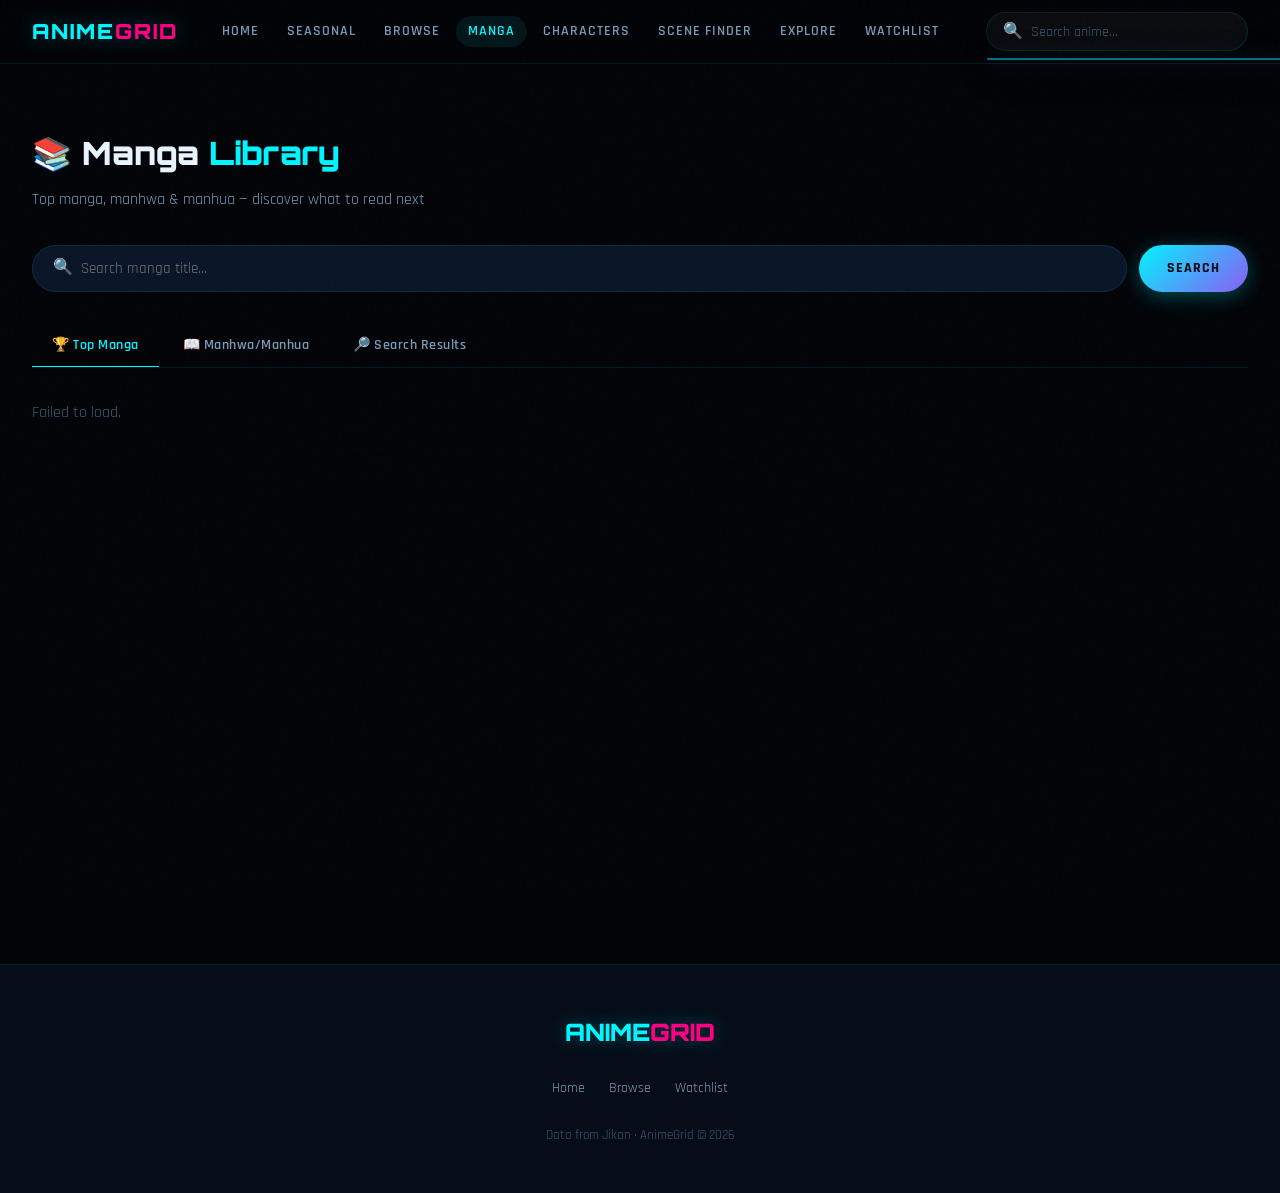
<file: pages/manga.html>
<!DOCTYPE html>
<html lang="en">
<head>
  <meta charset="UTF-8">
  <meta name="viewport" content="width=device-width, initial-scale=1.0">
  <title>Manga - AnimeGrid</title>
  <link rel="stylesheet" href="../css/style.css">
  <!-- Google tag (gtag.js) -->
<script async src="https://www.googletagmanager.com/gtag/js?id=G-D92NDWQRJV"></script>
<script>
  window.dataLayer = window.dataLayer || [];
  function gtag(){dataLayer.push(arguments);}
  gtag('js', new Date());

  gtag('config', 'G-D92NDWQRJV');
</script>
</head>
<body>
<nav class="navbar">
  <a href="../index.html" class="nav-logo">ANIME<span>GRID</span></a>
  <ul class="nav-links">
    <li><a href="../index.html">Home</a></li>
    <li><a href="seasonal.html">Seasonal</a></li>
    <li><a href="search.html">Browse</a></li>
    <li><a href="manga.html" class="active">Manga</a></li>
    <li><a href="characters.html">Characters</a></li>
    <li><a href="scene.html">Scene Finder</a></li>
    <li><a href="explore.html">Explore</a></li>
    <li><a href="watchlist.html">Watchlist <span class="watchlist-count" style="display:none">0</span></a></li>
  </ul>
  <div class="nav-search" style="position:relative">
    <span class="search-icon">🔍</span>
    <input id="nav-search-input" type="text" placeholder="Search anime..." autocomplete="off">
    <div id="nav-search-dropdown" class="search-dropdown" style="min-width:320px"></div>
  </div>
  <div class="nav-hamburger"><span></span><span></span><span></span></div>
</nav>

<div class="page-wrapper">
  <div class="section">
    <h1 style="font-family:var(--font-display);font-size:2rem;font-weight:900;margin-bottom:0.5rem">📚 Manga <span class="text-cyan">Library</span></h1>
    <p style="color:var(--text-secondary);margin-bottom:2rem">Top manga, manhwa & manhua — discover what to read next</p>

    <!-- SEARCH -->
    <div style="display:flex;gap:0.75rem;margin-bottom:2rem;flex-wrap:wrap">
      <div style="flex:1;min-width:200px;display:flex;align-items:center;gap:0.5rem;background:var(--bg-card);border:1px solid var(--border-subtle);border-radius:var(--radius-pill);padding:0.6rem 1.25rem">
        <span>🔍</span>
        <input id="manga-search-input" type="text" placeholder="Search manga title..." style="background:none;border:none;outline:none;color:var(--text-primary);font-family:var(--font-body);font-size:0.95rem;flex:1">
      </div>
      <button class="btn btn-primary" onclick="searchManga()">Search</button>
    </div>

    <!-- TABS -->
    <div class="tabs" id="manga-tabs" data-tabs>
      <button class="tab-btn active" data-tab="tab-top-manga">🏆 Top Manga</button>
      <button class="tab-btn" data-tab="tab-top-manhua">📖 Manhwa/Manhua</button>
      <button class="tab-btn" data-tab="tab-search-manga">🔎 Search Results</button>
    </div>

    <div id="tab-top-manga" class="tab-panel active">
      <div id="top-manga-grid" class="anime-grid"></div>
    </div>
    <div id="tab-top-manhua" class="tab-panel">
      <div id="manhua-grid" class="anime-grid"></div>
    </div>
    <div id="tab-search-manga" class="tab-panel">
      <div id="manga-search-results" class="anime-grid"><p style="color:var(--text-dim)">Enter a title above to search.</p></div>
    </div>
  </div>
</div>

<footer class="footer">
  <div class="footer-logo">ANIME<span style="color:var(--neon-pink)">GRID</span></div>
  <ul class="footer-links"><li><a href="../index.html">Home</a></li><li><a href="search.html">Browse</a></li><li><a href="watchlist.html">Watchlist</a></li></ul>
  <p class="footer-copy">Data from Jikan · AnimeGrid © 2026</p>
</footer>
<div class="toast-container" id="toast-container"></div>

<script src="../js/api.js"></script>
<script>
function mangaCardHTML(m) {
  const img = m.images?.jpg?.large_image_url || m.images?.jpg?.image_url || 'https://via.placeholder.com/225x320/0a1628/ff0080?text=Manga';
  const title = m.title_english || m.title || 'Unknown';
  const score = m.score ? m.score.toFixed(1) : 'N/A';
  return `
    <a class="anime-card" href="https://myanimelist.net/manga/${m.mal_id}" target="_blank" rel="noopener">
      <div class="anime-card-type-badge" style="background:rgba(255,0,128,0.8)">${m.type || 'Manga'}</div>
      <img class="anime-card-img" src="${img}" alt="${title}" loading="lazy" onerror="this.src='https://via.placeholder.com/225x320/0a1628/ff0080?text=Manga'">
      <div class="anime-card-overlay">
        <div style="font-size:0.8rem;color:var(--text-secondary);margin-bottom:0.35rem">${(m.genres||[]).slice(0,2).map(g=>g.name).join(' · ')}</div>
        <div style="font-weight:700;font-size:0.9rem">${title}</div>
      </div>
      <div class="anime-card-info">
        <div class="anime-card-title">${title}</div>
        <div class="anime-card-meta">
          ${score !== 'N/A' ? `<span class="anime-card-score">★ ${score}</span>` : ''}
          <span>${m.chapters ? m.chapters + ' ch' : 'Ongoing'}</span>
        </div>
      </div>
    </a>`;
}

async function loadTopManga() {
  const grid = document.getElementById('top-manga-grid');
  grid.innerHTML = createLoader();
  const data = await Jikan.getTopManga();
  if (!data?.data) { grid.innerHTML = '<p style="color:var(--text-dim)">Failed to load.</p>'; return; }
  grid.innerHTML = data.data.map(m => mangaCardHTML(m)).join('');
}

async function loadManhua() {
  const grid = document.getElementById('manhua-grid');
  grid.innerHTML = createLoader();
  const data = await jikanFetch('/top/manga?type=manhwa&limit=20');
  if (!data?.data) { grid.innerHTML = '<p style="color:var(--text-dim)">Failed to load.</p>'; return; }
  grid.innerHTML = data.data.map(m => mangaCardHTML(m)).join('');
}

async function searchManga() {
  const q = document.getElementById('manga-search-input').value.trim();
  if (!q) return;
  const tabs = document.getElementById('manga-tabs');
  tabs.querySelectorAll('.tab-btn')[2].click();
  const grid = document.getElementById('manga-search-results');
  grid.innerHTML = createLoader();
  const data = await Jikan.searchManga(q);
  if (!data?.data?.length) { grid.innerHTML = '<p style="color:var(--text-dim)">No results found.</p>'; return; }
  grid.innerHTML = data.data.map(m => mangaCardHTML(m)).join('');
}

document.getElementById('manga-search-input').addEventListener('keydown', e => { if (e.key === 'Enter') searchManga(); });

initTabs(document.getElementById('manga-tabs'));

// Load tabs on click
document.querySelectorAll('#manga-tabs .tab-btn').forEach((btn, i) => {
  btn.addEventListener('click', () => {
    if (i === 0) loadTopManga();
    if (i === 1) loadManhua();
  });
});

loadTopManga();
</script>
</body>
</html>
</file>
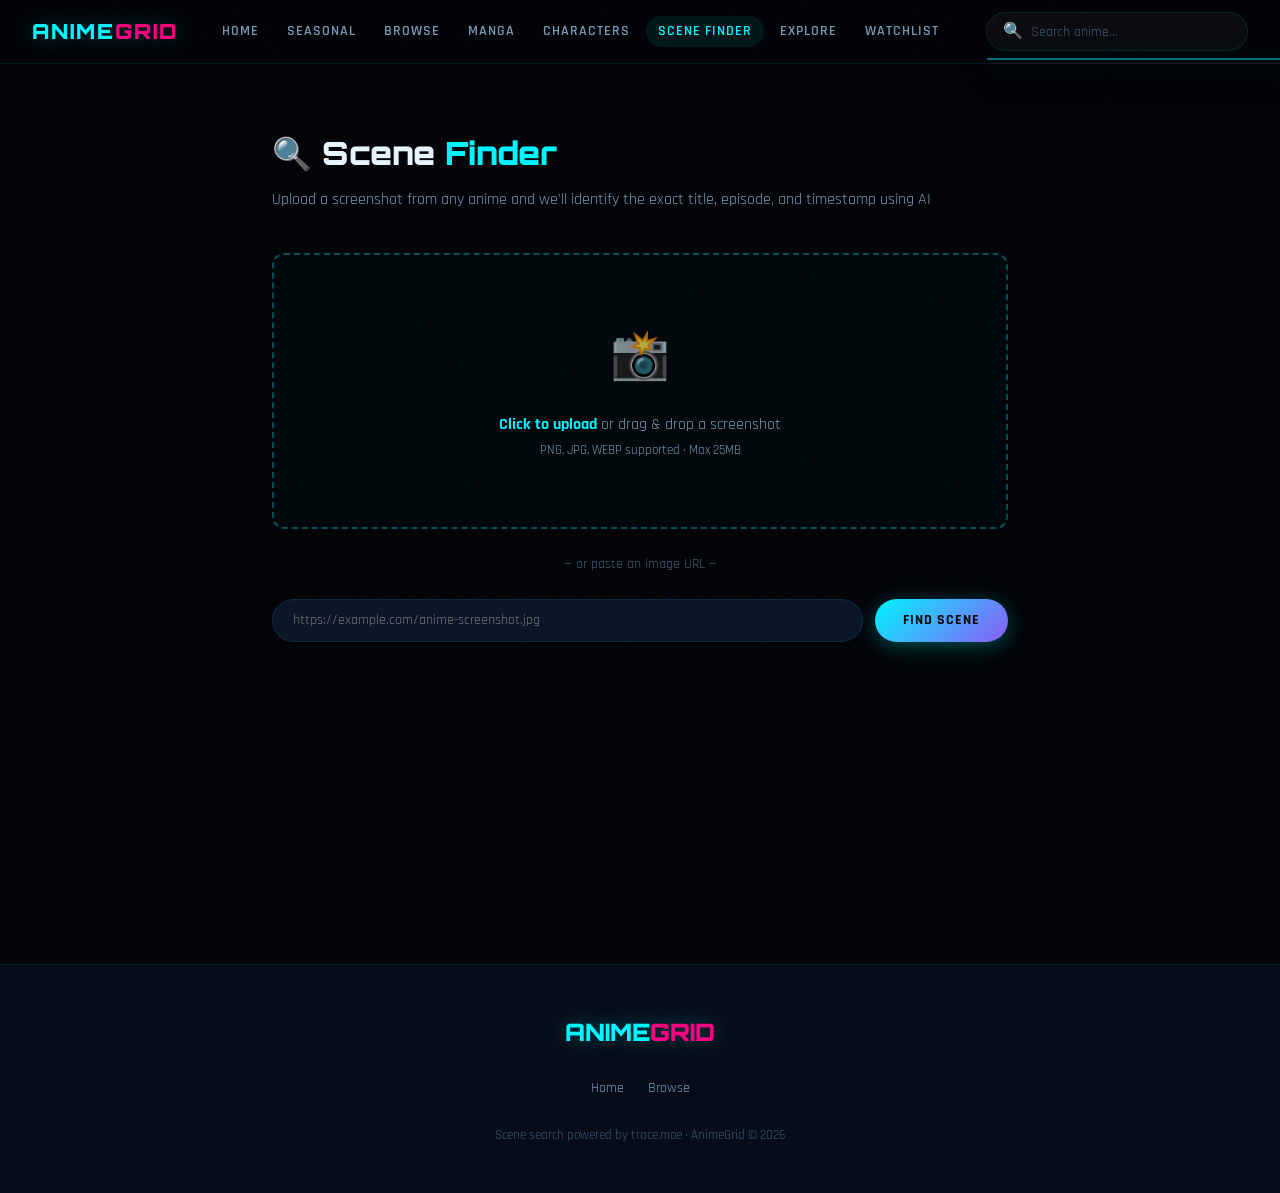
<file: pages/scene.html>
<!DOCTYPE html>
<html lang="en">
<head>
  <meta charset="UTF-8">
  <meta name="viewport" content="width=device-width, initial-scale=1.0">
  <title>Scene Finder — AnimeGrid</title>
  <link rel="stylesheet" href="../css/style.css">
  <!-- Google tag (gtag.js) -->
<script async src="https://www.googletagmanager.com/gtag/js?id=G-D92NDWQRJV"></script>
<script>
  window.dataLayer = window.dataLayer || [];
  function gtag(){dataLayer.push(arguments);}
  gtag('js', new Date());

  gtag('config', 'G-D92NDWQRJV');
</script>
</head>
<body>
<nav class="navbar">
  <a href="../index.html" class="nav-logo">ANIME<span>GRID</span></a>
  <ul class="nav-links">
    <li><a href="../index.html">Home</a></li>
    <li><a href="seasonal.html">Seasonal</a></li>
    <li><a href="search.html">Browse</a></li>
    <li><a href="manga.html">Manga</a></li>
    <li><a href="characters.html">Characters</a></li>
    <li><a href="scene.html" class="active">Scene Finder</a></li>
    <li><a href="explore.html">Explore</a></li>
    <li><a href="watchlist.html">Watchlist <span class="watchlist-count" style="display:none">0</span></a></li>
  </ul>
  <div class="nav-search" style="position:relative">
    <span class="search-icon">🔍</span>
    <input id="nav-search-input" type="text" placeholder="Search anime..." autocomplete="off">
    <div id="nav-search-dropdown" class="search-dropdown" style="min-width:320px"></div>
  </div>
  <div class="nav-hamburger"><span></span><span></span><span></span></div>
</nav>

<div class="page-wrapper">
  <div class="section" style="max-width:800px;margin:0 auto">
    <h1 style="font-family:var(--font-display);font-size:2rem;font-weight:900;margin-bottom:0.5rem">🔍 Scene <span class="text-cyan">Finder</span></h1>
    <p style="color:var(--text-secondary);margin-bottom:2.5rem">Upload a screenshot from any anime and we'll identify the exact title, episode, and timestamp using AI</p>

    <!-- UPLOAD ZONE -->
    <div class="upload-zone" id="upload-zone" onclick="document.getElementById('file-input').click()">
      <div class="upload-icon">📸</div>
      <div class="upload-text">
        <strong>Click to upload</strong> or drag & drop a screenshot<br>
        <span style="font-size:0.8rem">PNG, JPG, WEBP supported · Max 25MB</span>
      </div>
      <input type="file" id="file-input" accept="image/*" style="display:none">
    </div>

    <!-- OR URL -->
    <div style="text-align:center;margin:1.5rem 0;color:var(--text-dim);font-size:0.875rem">— or paste an image URL —</div>
    <div style="display:flex;gap:0.75rem">
      <input id="url-input" type="text" placeholder="https://example.com/anime-screenshot.jpg"
        style="flex:1;background:var(--bg-card);border:1px solid var(--border-subtle);border-radius:var(--radius-pill);padding:0.7rem 1.25rem;color:var(--text-primary);font-family:var(--font-body);outline:none;font-size:0.9rem">
      <button class="btn btn-primary" onclick="searchByUrl()">Find Scene</button>
    </div>

    <!-- PREVIEW -->
    <div id="preview-area" style="margin-top:2rem;display:none">
      <img id="preview-img" style="max-width:100%;border-radius:var(--radius-card);border:1px solid var(--border-subtle)">
    </div>

    <!-- RESULTS -->
    <div id="scene-results" style="margin-top:2rem"></div>
  </div>
</div>

<footer class="footer">
  <div class="footer-logo">ANIME<span style="color:var(--neon-pink)">GRID</span></div>
  <ul class="footer-links"><li><a href="../index.html">Home</a></li><li><a href="search.html">Browse</a></li></ul>
  <p class="footer-copy">Scene search powered by trace.moe · AnimeGrid © 2026</p>
</footer>
<div class="toast-container" id="toast-container"></div>

<script src="../js/api.js"></script>
<script>
const zone = document.getElementById('upload-zone');
const fileInput = document.getElementById('file-input');

zone.addEventListener('dragover', e => { e.preventDefault(); zone.classList.add('drag-over'); });
zone.addEventListener('dragleave', () => zone.classList.remove('drag-over'));
zone.addEventListener('drop', e => {
  e.preventDefault(); zone.classList.remove('drag-over');
  const file = e.dataTransfer.files[0];
  if (file) handleFile(file);
});
fileInput.addEventListener('change', () => { if (fileInput.files[0]) handleFile(fileInput.files[0]); });

function handleFile(file) {
  const reader = new FileReader();
  reader.onload = e => {
    document.getElementById('preview-img').src = e.target.result;
    document.getElementById('preview-area').style.display = '';
  };
  reader.readAsDataURL(file);
  searchByFile(file);
}

async function searchByFile(file) {
  const results = document.getElementById('scene-results');
  results.innerHTML = `<div style="text-align:center;padding:2rem">${createLoader()}<p style="color:var(--text-secondary);margin-top:1rem">Analyzing scene with AI...</p></div>`;
  const data = await TraceMoe.searchByFile(file);
  renderResults(data);
}

async function searchByUrl() {
  const url = document.getElementById('url-input').value.trim();
  if (!url) { showToast('Please enter an image URL', 'error'); return; }
  document.getElementById('preview-img').src = url;
  document.getElementById('preview-area').style.display = '';
  const results = document.getElementById('scene-results');
  results.innerHTML = `<div style="text-align:center;padding:2rem">${createLoader()}<p style="color:var(--text-secondary);margin-top:1rem">Analyzing scene...</p></div>`;
  const data = await TraceMoe.searchByUrl(url);
  renderResults(data);
}

function renderResults(data) {
  const results = document.getElementById('scene-results');
  if (!data?.result?.length) {
    results.innerHTML = `<div style="text-align:center;padding:3rem;color:var(--text-dim)">
      <div style="font-size:3rem;margin-bottom:1rem">😔</div>
      <p>No matching scene found. Try a clearer screenshot with less text/subtitles.</p>
    </div>`;
    return;
  }
  results.innerHTML = `
    <h3 style="font-family:var(--font-display);font-size:1rem;margin-bottom:1.25rem;color:var(--neon-cyan)">🎯 ${data.result.length} Matches Found</h3>
    <div style="display:grid;gap:1rem">
      ${data.result.slice(0,5).map((r, i) => {
        const al = r.anilist;
        const title = al?.title?.english || al?.title?.romaji || `Anime #${al?.id || '?'}`;
        const sim = Math.round((r.similarity || 0) * 100);
        const minutes = Math.floor((r.from || 0) / 60);
        const seconds = Math.round((r.from || 0) % 60);
        const simColor = sim >= 90 ? 'var(--neon-green)' : sim >= 70 ? 'var(--neon-amber)' : 'var(--neon-pink)';
        return `
          <div style="background:var(--bg-card);border:1px solid ${i === 0 ? 'var(--neon-cyan)' : 'var(--border-subtle)'};border-radius:var(--radius-card);padding:1.25rem;display:flex;gap:1.25rem;align-items:flex-start">
            ${r.image ? `<img src="${r.image}" style="width:120px;height:68px;object-fit:cover;border-radius:8px;flex-shrink:0">` : ''}
            <div style="flex:1">
              <div style="display:flex;align-items:center;gap:0.75rem;margin-bottom:0.5rem">
                <span style="font-family:var(--font-display);font-size:1.1rem;font-weight:900;color:${simColor}">${sim}%</span>
                <span style="font-size:0.75rem;color:var(--text-dim)">match</span>
                ${i === 0 ? '<span style="padding:0.15rem 0.5rem;background:rgba(0,245,255,0.1);color:var(--neon-cyan);border-radius:4px;font-size:0.7rem;font-weight:700">BEST MATCH</span>' : ''}
              </div>
              <div style="font-weight:700;font-size:1rem;margin-bottom:0.35rem">${title}</div>
              <div style="font-size:0.85rem;color:var(--text-secondary)">
                Episode <strong>${r.episode || '?'}</strong> · 
                Timestamp <strong style="color:var(--neon-cyan)">${minutes}:${String(seconds).padStart(2,'0')}</strong>
              </div>
              <div style="margin-top:0.75rem;display:flex;gap:0.75rem;flex-wrap:wrap">
                ${al?.id ? `<a href="detail.html?alid=${al.id}" class="btn btn-primary btn-sm">View Anime</a>` : ''}
                ${r.video ? `<a href="${r.video}" target="_blank" class="btn btn-ghost btn-sm">▶ Preview Clip</a>` : ''}
              </div>
            </div>
          </div>`;
      }).join('')}
    </div>`;
}
</script>
</body>
</html>
</file>
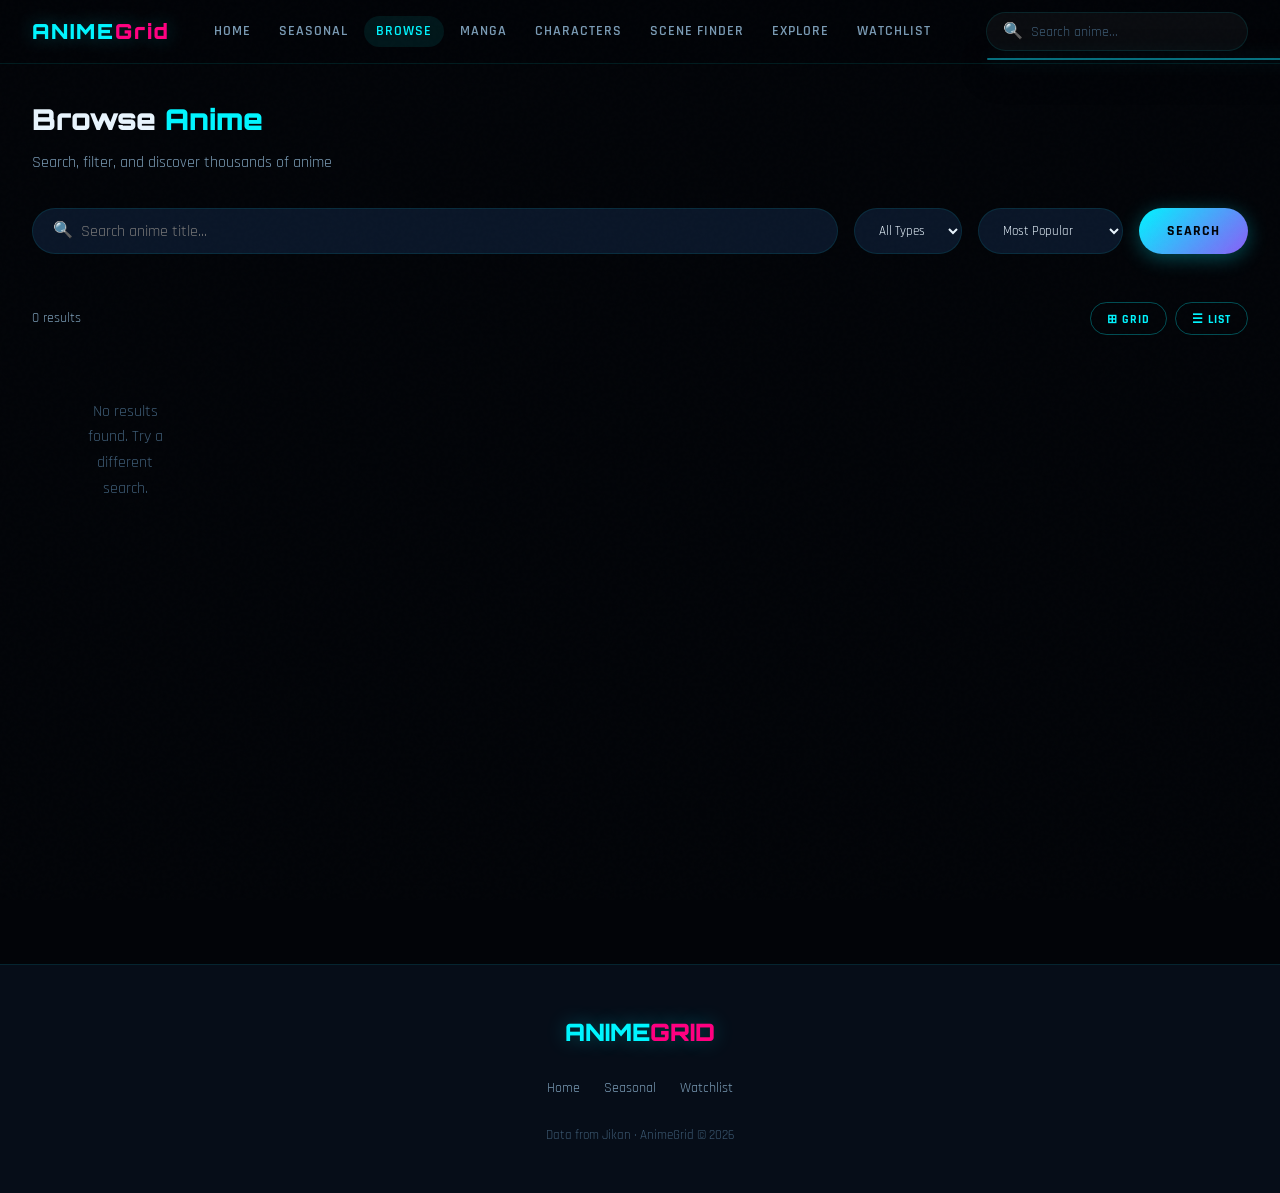
<file: pages/search.html>
<!DOCTYPE html>
<html lang="en">
<head>
  <meta charset="UTF-8">
  <meta name="viewport" content="width=device-width, initial-scale=1.0">
  <title>Browse Anime — AnimeGrid</title>
  <link rel="stylesheet" href="../css/style.css">
  <!-- Google tag (gtag.js) -->
<script async src="https://www.googletagmanager.com/gtag/js?id=G-D92NDWQRJV"></script>
<script>
  window.dataLayer = window.dataLayer || [];
  function gtag(){dataLayer.push(arguments);}
  gtag('js', new Date());

  gtag('config', 'G-D92NDWQRJV');
</script>
</head>
<body>
<nav class="navbar">
  <a href="../index.html" class="nav-logo">ANIME<span>Grid</span></a>
  <ul class="nav-links">
    <li><a href="../index.html">Home</a></li>
    <li><a href="seasonal.html">Seasonal</a></li>
    <li><a href="search.html" class="active">Browse</a></li>
    <li><a href="manga.html">Manga</a></li>
    <li><a href="characters.html">Characters</a></li>
    <li><a href="scene.html">Scene Finder</a></li>
    <li><a href="explore.html">Explore</a></li>
    <li><a href="watchlist.html">Watchlist <span class="watchlist-count" style="display:none">0</span></a></li>
  </ul>
  <div class="nav-search" style="position:relative">
    <span class="search-icon">🔍</span>
    <input id="nav-search-input" type="text" placeholder="Search anime..." autocomplete="off">
    <div id="nav-search-dropdown" class="search-dropdown" style="min-width:320px"></div>
  </div>
  <div class="nav-hamburger"><span></span><span></span><span></span></div>
</nav>

<div class="page-wrapper">
  <div class="section" style="padding-top:2rem">
    <h1 style="font-family:var(--font-display);font-size:1.8rem;font-weight:900;margin-bottom:0.5rem">Browse <span class="text-cyan">Anime</span></h1>
    <p style="color:var(--text-secondary);margin-bottom:2rem">Search, filter, and discover thousands of anime</p>

    <!-- SEARCH BAR -->
    <div style="display:flex;gap:1rem;flex-wrap:wrap;margin-bottom:1.5rem">
      <div style="flex:1;min-width:250px;display:flex;align-items:center;gap:0.5rem;background:var(--bg-card);border:1px solid var(--border-subtle);border-radius:var(--radius-pill);padding:0.6rem 1.25rem;transition:var(--transition)" id="big-search-box">
        <span>🔍</span>
        <input id="big-search" type="text" placeholder="Search anime title..." style="background:none;border:none;outline:none;color:var(--text-primary);font-family:var(--font-body);font-size:1rem;flex:1" autocomplete="off">
      </div>
      <select id="filter-type" style="background:var(--bg-card);border:1px solid var(--border-subtle);border-radius:var(--radius-pill);padding:0.6rem 1.25rem;color:var(--text-primary);font-family:var(--font-body);cursor:pointer;outline:none">
        <option value="">All Types</option>
        <option value="tv">TV</option>
        <option value="movie">Movie</option>
        <option value="ova">OVA</option>
        <option value="ona">ONA</option>
        <option value="special">Special</option>
      </select>
      <select id="filter-sort" style="background:var(--bg-card);border:1px solid var(--border-subtle);border-radius:var(--radius-pill);padding:0.6rem 1.25rem;color:var(--text-primary);font-family:var(--font-body);cursor:pointer;outline:none">
        <option value="bypopularity">Most Popular</option>
        <option value="score">Top Rated</option>
        <option value="airing">Currently Airing</option>
        <option value="upcoming">Upcoming</option>
      </select>
      <button class="btn btn-primary" onclick="doSearch(1)">Search</button>
    </div>

    <!-- GENRE FILTER -->
    <div id="genre-filter-chips" class="genre-chips mb-2"></div>

    <!-- RESULTS INFO -->
    <div style="display:flex;justify-content:space-between;align-items:center;margin-bottom:1rem;margin-top:1.5rem">
      <div id="results-info" style="color:var(--text-secondary);font-size:0.875rem"></div>
      <div style="display:flex;gap:0.5rem">
        <button class="btn btn-ghost btn-sm" onclick="setView('grid')" id="view-grid">⊞ Grid</button>
        <button class="btn btn-ghost btn-sm" onclick="setView('list')" id="view-list">☰ List</button>
      </div>
    </div>

    <!-- RESULTS -->
    <div id="results-container" class="anime-grid"></div>

    <!-- PAGINATION -->
    <div id="pagination" style="display:flex;justify-content:center;gap:0.75rem;margin-top:2.5rem;flex-wrap:wrap"></div>
  </div>
</div>

<footer class="footer">
  <div class="footer-logo">ANIME<span style="color:var(--neon-pink)">GRID</span></div>
  <ul class="footer-links">
    <li><a href="../index.html">Home</a></li><li><a href="seasonal.html">Seasonal</a></li><li><a href="watchlist.html">Watchlist</a></li>
  </ul>
  <p class="footer-copy">Data from Jikan · AnimeGrid © 2026</p>
</footer>
<div class="toast-container" id="toast-container"></div>

<script src="../js/api.js"></script>
<script>
let currentPage = 1;
let currentView = 'grid';
let selectedGenre = '';
let totalPages = 1;

const params = new URLSearchParams(location.search);
const initQuery = params.get('q') || '';
const initSort  = params.get('sort') || '';

if (initQuery) document.getElementById('big-search').value = initQuery;
if (initSort === 'top') document.getElementById('filter-sort').value = 'score';

document.getElementById('big-search-box').addEventListener('focusin', () => {
  document.getElementById('big-search-box').style.borderColor = 'var(--neon-cyan)';
});
document.getElementById('big-search-box').addEventListener('focusout', () => {
  document.getElementById('big-search-box').style.borderColor = 'var(--border-subtle)';
});

document.getElementById('big-search').addEventListener('keydown', e => {
  if (e.key === 'Enter') doSearch(1);
});

async function loadGenreChips() {
  const data = await Jikan.getGenres();
  if (!data?.data) return;
  const chips = document.getElementById('genre-filter-chips');
  chips.innerHTML = `<span class="genre-chip active" onclick="selectGenre('',this)">All</span>` +
    data.data.filter(g => g.count > 300).slice(0, 20).map(g =>
      `<span class="genre-chip" onclick="selectGenre('${g.mal_id}',this)">${g.name}</span>`
    ).join('');
}

function selectGenre(id, el) {
  selectedGenre = id;
  document.querySelectorAll('#genre-filter-chips .genre-chip').forEach(c => c.classList.remove('active'));
  el.classList.add('active');
  doSearch(1);
}

async function doSearch(page) {
  currentPage = page;
  const q = document.getElementById('big-search').value.trim();
  const type = document.getElementById('filter-type').value;
  const sort = document.getElementById('filter-sort').value;
  const container = document.getElementById('results-container');
  container.innerHTML = createLoader();
  document.getElementById('results-info').textContent = 'Loading...';

  let data;
  if (q) {
    data = await Jikan.search(q, selectedGenre, type, page);
  } else {
    // Browse top by filter
    let url = `/top/anime?page=${page}&limit=20`;
    if (sort) url += `&filter=${sort}`;
    if (type) url += `&type=${type}`;
    data = await jikanFetch(url);
  }

  if (!data?.data || !data.data.length) {
    container.innerHTML = '<p style="color:var(--text-dim);text-align:center;padding:3rem">No results found. Try a different search.</p>';
    document.getElementById('results-info').textContent = '0 results';
    document.getElementById('pagination').innerHTML = '';
    return;
  }

  totalPages = data.pagination?.last_visible_page || 1;
  const total = data.pagination?.items?.total || data.data.length;
  document.getElementById('results-info').textContent = `Showing ${data.data.length} of ${total} results`;

  if (currentView === 'grid') {
    container.className = 'anime-grid';
    container.innerHTML = data.data.map(a => animeCardHTML(a)).join('');
  } else {
    container.className = '';
    container.style.display = 'grid';
    container.style.gap = '0.75rem';
    container.innerHTML = data.data.map(a => {
      const img = a.images?.jpg?.image_url || '';
      return `<a class="anime-card-wide" href="detail.html?id=${a.mal_id}">
        <img src="${img}" alt="${a.title}">
        <div class="anime-card-wide-info">
          <div class="anime-card-wide-title">${a.title_english || a.title}</div>
          <div class="anime-card-wide-meta">${a.type || ''} · ${a.year || ''} · ★${formatJikanScore(a.score)} · ${a.episodes || '?'} eps</div>
          <div style="font-size:0.78rem;color:var(--text-dim);margin-top:0.25rem">${(a.genres||[]).map(g=>g.name).slice(0,4).join(', ')}</div>
        </div>
      </a>`;
    }).join('');
  }

  renderPagination();
}

function setView(v) {
  currentView = v;
  doSearch(currentPage);
}

function renderPagination() {
  const el = document.getElementById('pagination');
  if (totalPages <= 1) { el.innerHTML = ''; return; }
  const pages = [];
  const start = Math.max(1, currentPage - 2);
  const end   = Math.min(totalPages, currentPage + 2);
  if (currentPage > 1) pages.push({ label: '← Prev', page: currentPage - 1 });
  for (let p = start; p <= end; p++) pages.push({ label: p, page: p, active: p === currentPage });
  if (currentPage < totalPages) pages.push({ label: 'Next →', page: currentPage + 1 });
  el.innerHTML = pages.map(p =>
    `<button class="btn ${p.active ? 'btn-primary' : 'btn-ghost'} btn-sm" onclick="doSearch(${p.page})">${p.label}</button>`
  ).join('');
}

loadGenreChips();
doSearch(1);
</script>
</body>
</html>
</file>
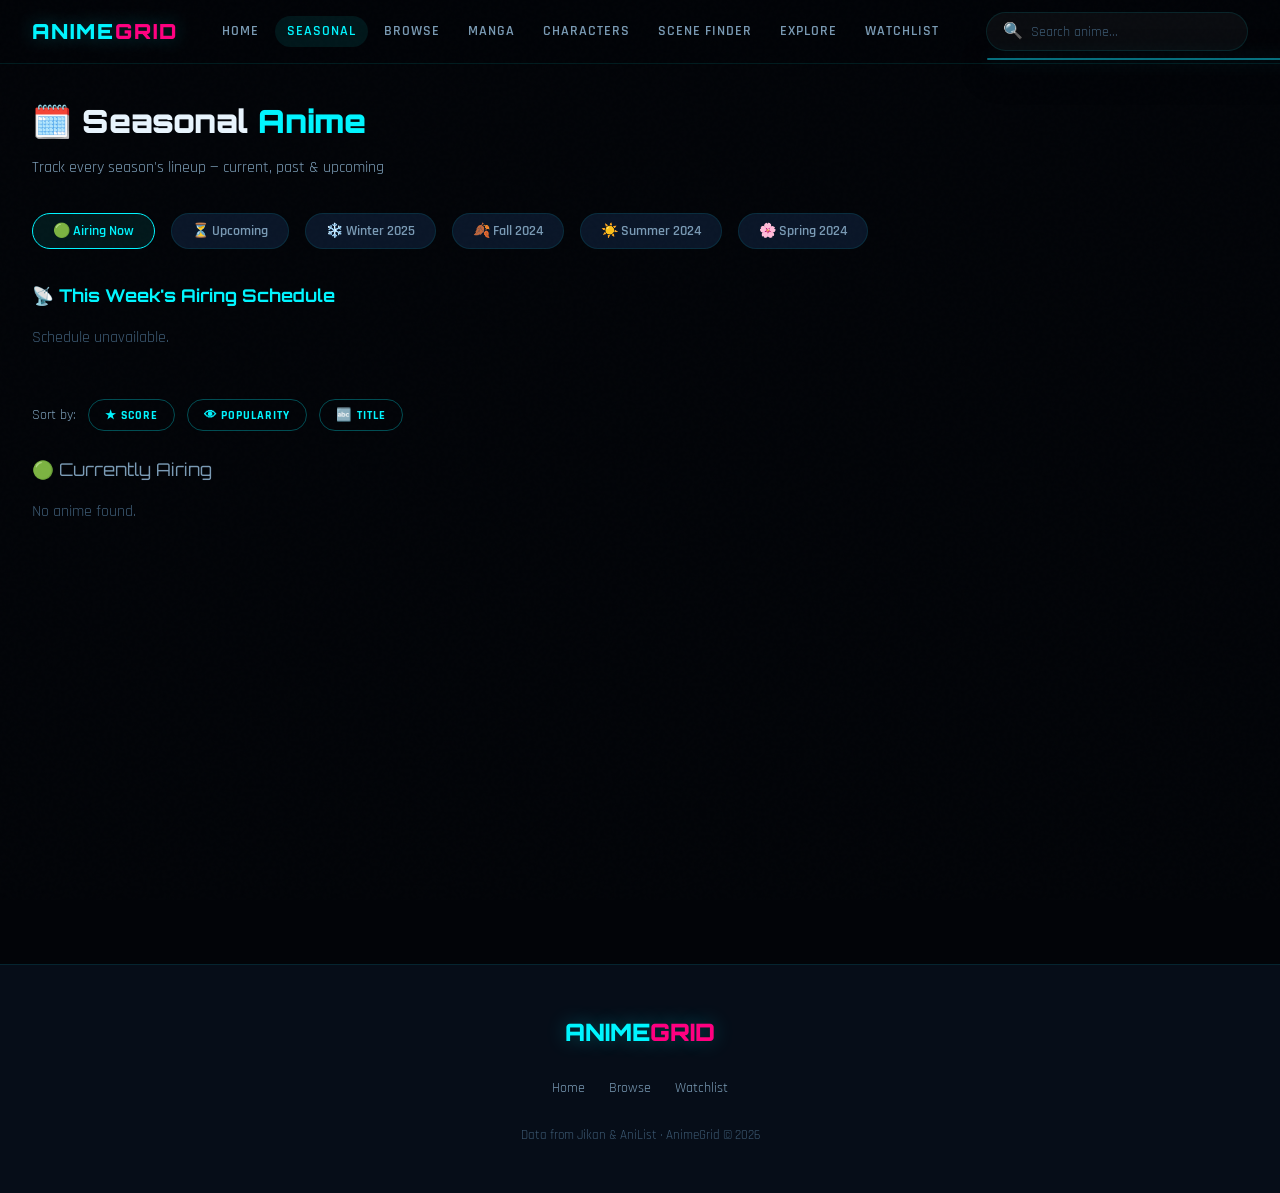
<file: pages/seasonal.html>
<!DOCTYPE html>
<html lang="en">
<head>
  <meta charset="UTF-8">
  <meta name="viewport" content="width=device-width, initial-scale=1.0">
  <title>Seasonal Anime — AnimeGrid</title>
  <link rel="stylesheet" href="../css/style.css">
  <!-- Google tag (gtag.js) -->
<script async src="https://www.googletagmanager.com/gtag/js?id=G-D92NDWQRJV"></script>
<script>
  window.dataLayer = window.dataLayer || [];
  function gtag(){dataLayer.push(arguments);}
  gtag('js', new Date());

  gtag('config', 'G-D92NDWQRJV');
</script>
</head>
<body>
<nav class="navbar">
  <a href="../index.html" class="nav-logo">ANIME<span>GRID</span></a>
  <ul class="nav-links">
    <li><a href="../index.html">Home</a></li>
    <li><a href="seasonal.html" class="active">Seasonal</a></li>
    <li><a href="search.html">Browse</a></li>
    <li><a href="manga.html">Manga</a></li>
    <li><a href="characters.html">Characters</a></li>
    <li><a href="scene.html">Scene Finder</a></li>
    <li><a href="explore.html">Explore</a></li>
    <li><a href="watchlist.html">Watchlist <span class="watchlist-count" style="display:none">0</span></a></li>
  </ul>
  <div class="nav-search" style="position:relative">
    <span class="search-icon">🔍</span>
    <input id="nav-search-input" type="text" placeholder="Search anime..." autocomplete="off">
    <div id="nav-search-dropdown" class="search-dropdown" style="min-width:320px"></div>
  </div>
  <div class="nav-hamburger"><span></span><span></span><span></span></div>
</nav>

<div class="page-wrapper">
  <div class="section" style="padding-top:2rem">
    <h1 style="font-family:var(--font-display);font-size:2rem;font-weight:900;margin-bottom:0.5rem">
      🗓️ Seasonal <span class="text-cyan">Anime</span>
    </h1>
    <p style="color:var(--text-secondary);margin-bottom:2rem">Track every season's lineup — current, past & upcoming</p>

    <!-- SEASON TABS -->
    <div class="season-selector" id="season-tabs">
      <button class="season-btn active" onclick="loadSeason('now',this)">🟢 Airing Now</button>
      <button class="season-btn" onclick="loadSeason('upcoming',this)">⏳ Upcoming</button>
      <button class="season-btn" onclick="loadSpecific(2025,'winter',this)">❄️ Winter 2025</button>
      <button class="season-btn" onclick="loadSpecific(2024,'fall',this)">🍂 Fall 2024</button>
      <button class="season-btn" onclick="loadSpecific(2024,'summer',this)">☀️ Summer 2024</button>
      <button class="season-btn" onclick="loadSpecific(2024,'spring',this)">🌸 Spring 2024</button>
    </div>

    <!-- AIRING SCHEDULE -->
    <div id="schedule-area" style="margin-bottom:3rem;display:none">
      <h2 style="font-family:var(--font-display);font-size:1.1rem;margin-bottom:1rem;color:var(--neon-cyan)">📡 This Week's Airing Schedule</h2>
      <div id="schedule-grid" style="display:grid;grid-template-columns:repeat(auto-fill,minmax(280px,1fr));gap:0.75rem"></div>
    </div>

    <!-- SORT -->
    <div style="display:flex;gap:0.75rem;margin-bottom:1.5rem;flex-wrap:wrap;align-items:center">
      <span style="color:var(--text-secondary);font-size:0.875rem">Sort by:</span>
      <button class="btn btn-ghost btn-sm" onclick="sortResults('score')" id="sort-score">★ Score</button>
      <button class="btn btn-ghost btn-sm" onclick="sortResults('popularity')" id="sort-pop">👁 Popularity</button>
      <button class="btn btn-ghost btn-sm" onclick="sortResults('title')" id="sort-title">🔤 Title</button>
    </div>

    <div id="season-label" style="font-family:var(--font-display);font-size:1.1rem;margin-bottom:1rem;color:var(--text-secondary)"></div>
    <div id="seasonal-grid" class="anime-grid">
      <div class="skeleton skeleton-card"></div><div class="skeleton skeleton-card"></div>
      <div class="skeleton skeleton-card"></div><div class="skeleton skeleton-card"></div>
      <div class="skeleton skeleton-card"></div><div class="skeleton skeleton-card"></div>
    </div>
  </div>
</div>

<footer class="footer">
  <div class="footer-logo">ANIME<span style="color:var(--neon-pink)">GRID</span></div>
  <ul class="footer-links"><li><a href="../index.html">Home</a></li><li><a href="search.html">Browse</a></li><li><a href="watchlist.html">Watchlist</a></li></ul>
  <p class="footer-copy">Data from Jikan & AniList · AnimeGrid © 2026</p>
</footer>
<div class="toast-container" id="toast-container"></div>

<script src="../js/api.js"></script>
<script>
let currentData = [];

async function loadSeason(type, el) {
  setActive(el);
  const grid = document.getElementById('seasonal-grid');
  const label = document.getElementById('season-label');
  grid.innerHTML = createLoader();

  if (type === 'now') {
    label.textContent = '🟢 Currently Airing';
    const data = await Jikan.currentSeason();
    currentData = data?.data || [];
    loadAiringSchedule();
    document.getElementById('schedule-area').style.display = '';
  } else {
    label.textContent = '⏳ Upcoming Season';
    document.getElementById('schedule-area').style.display = 'none';
    const data = await Jikan.upcomingSeason();
    currentData = data?.data || [];
  }
  renderGrid();
}

async function loadSpecific(year, season, el) {
  setActive(el);
  document.getElementById('schedule-area').style.display = 'none';
  const labels = { winter:'❄️ Winter', spring:'🌸 Spring', summer:'☀️ Summer', fall:'🍂 Fall' };
  document.getElementById('season-label').textContent = `${labels[season] || season} ${year}`;
  document.getElementById('seasonal-grid').innerHTML = createLoader();
  const data = await Jikan.seasonal(year, season);
  currentData = data?.data || [];
  renderGrid();
}

function renderGrid() {
  const grid = document.getElementById('seasonal-grid');
  if (!currentData.length) { grid.innerHTML = '<p style="color:var(--text-dim)">No anime found.</p>'; return; }
  grid.innerHTML = currentData.map(a => animeCardHTML(a)).join('');
}

function sortResults(by) {
  if (by === 'score')      currentData.sort((a,b) => (b.score||0)-(a.score||0));
  else if (by === 'popularity') currentData.sort((a,b) => (a.rank||9999)-(b.rank||9999));
  else if (by === 'title') currentData.sort((a,b) => (a.title||'').localeCompare(b.title||''));
  renderGrid();
}

async function loadAiringSchedule() {
  const data = await AniList.airingSchedule();
  const schedules = data?.data?.Page?.airingSchedules;
  const grid = document.getElementById('schedule-grid');
  if (!schedules?.length) { grid.innerHTML = '<p style="color:var(--text-dim)">Schedule unavailable.</p>'; return; }
  grid.innerHTML = schedules.slice(0, 12).map(s => {
    const title = s.media?.title?.romaji || 'Unknown';
    const img   = s.media?.coverImage?.medium || '';
    return `<a class="anime-card-wide" href="detail.html?alid=${s.media?.id}">
      <img src="${img}" alt="${title}">
      <div class="anime-card-wide-info">
        <div class="anime-card-wide-title">${title}</div>
        <div class="anime-card-wide-meta">Episode ${s.episode} · <span style="color:var(--neon-cyan)">${countdownTo(s.airingAt)}</span></div>
      </div>
    </a>`;
  }).join('');
}

function setActive(el) {
  document.querySelectorAll('.season-btn').forEach(b => b.classList.remove('active'));
  el.classList.add('active');
}

// Auto-load current season
loadSeason('now', document.querySelector('.season-btn.active'));
</script>
</body>
</html>
</file>
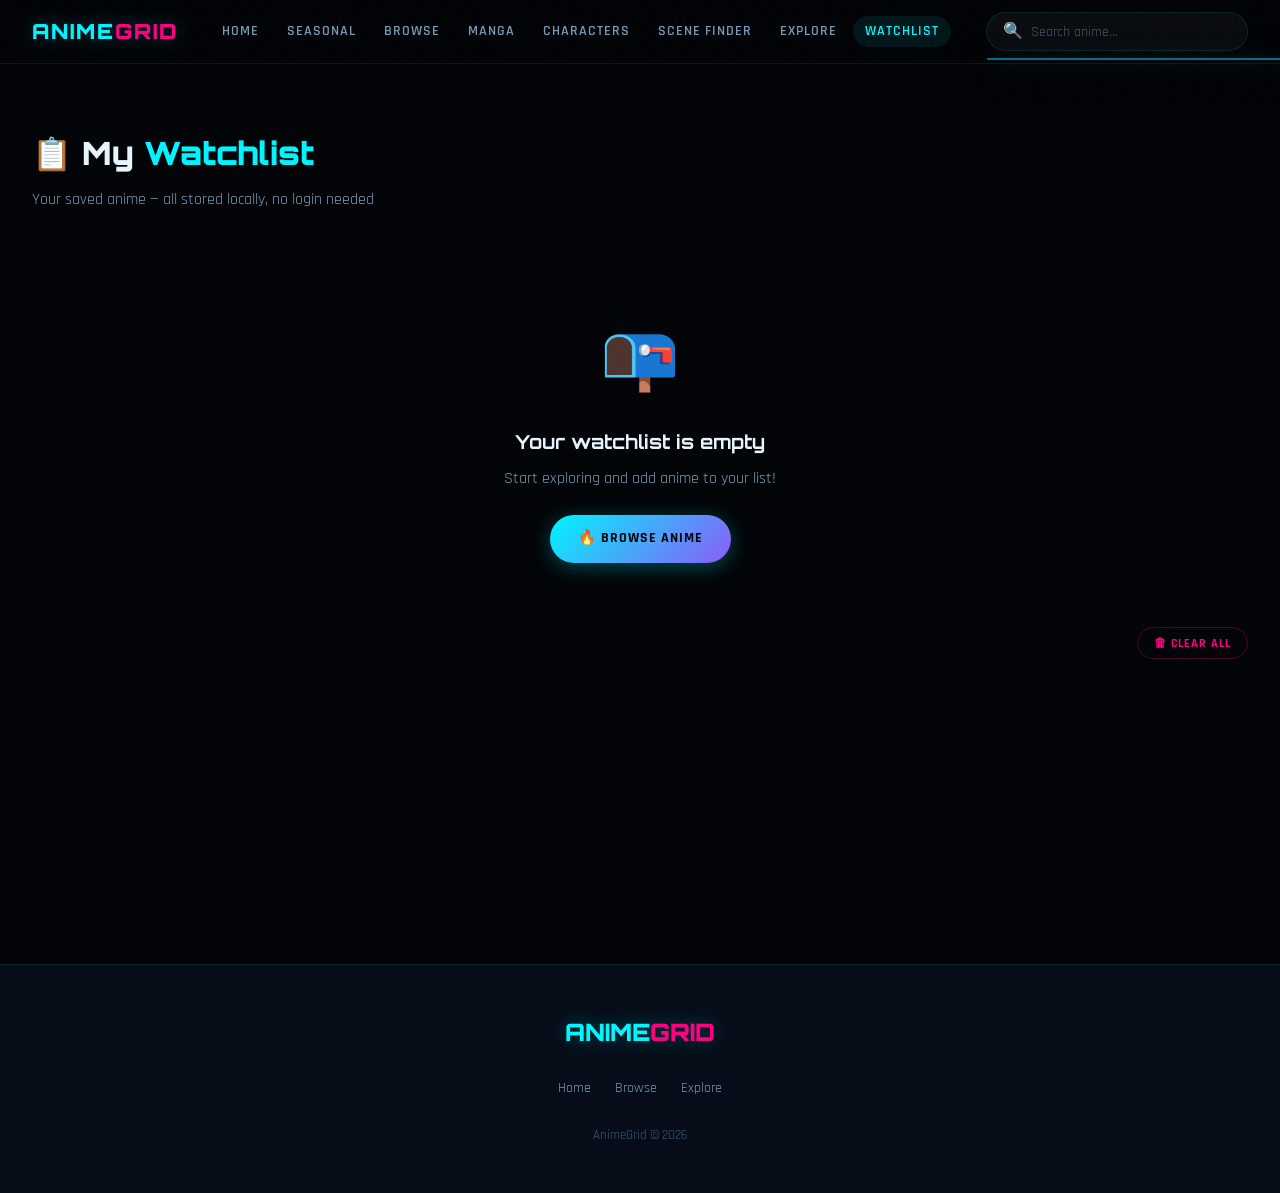
<file: pages/watchlist.html>
<!DOCTYPE html>
<html lang="en">
<head>
  <meta charset="UTF-8">
  <meta name="viewport" content="width=device-width, initial-scale=1.0">
  <title>My Watchlist — AnimeGrid</title>
  <link rel="stylesheet" href="../css/style.css">
  <!-- Google tag (gtag.js) -->
<script async src="https://www.googletagmanager.com/gtag/js?id=G-D92NDWQRJV"></script>
<script>
  window.dataLayer = window.dataLayer || [];
  function gtag(){dataLayer.push(arguments);}
  gtag('js', new Date());

  gtag('config', 'G-D92NDWQRJV');
</script>
</head>
<body>
<nav class="navbar">
  <a href="../index.html" class="nav-logo">ANIME<span>GRID</span></a>
  <ul class="nav-links">
    <li><a href="../index.html">Home</a></li>
    <li><a href="seasonal.html">Seasonal</a></li>
    <li><a href="search.html">Browse</a></li>
    <li><a href="manga.html">Manga</a></li>
    <li><a href="characters.html">Characters</a></li>
    <li><a href="scene.html">Scene Finder</a></li>
    <li><a href="explore.html">Explore</a></li>
    <li><a href="watchlist.html" class="active">Watchlist <span class="watchlist-count" style="display:none">0</span></a></li>
  </ul>
  <div class="nav-search" style="position:relative">
    <span class="search-icon">🔍</span>
    <input id="nav-search-input" type="text" placeholder="Search anime..." autocomplete="off">
    <div id="nav-search-dropdown" class="search-dropdown" style="min-width:320px"></div>
  </div>
  <div class="nav-hamburger"><span></span><span></span><span></span></div>
</nav>

<div class="page-wrapper">
  <div class="section">
    <h1 style="font-family:var(--font-display);font-size:2rem;font-weight:900;margin-bottom:0.5rem">📋 My <span class="text-cyan">Watchlist</span></h1>
    <p style="color:var(--text-secondary);margin-bottom:2rem">Your saved anime — all stored locally, no login needed</p>

    <div id="watchlist-empty" style="display:none;text-align:center;padding:4rem 2rem">
      <div style="font-size:4rem;margin-bottom:1rem">📭</div>
      <h3 style="font-family:var(--font-display);font-size:1.2rem;margin-bottom:0.5rem">Your watchlist is empty</h3>
      <p style="color:var(--text-secondary);margin-bottom:1.5rem">Start exploring and add anime to your list!</p>
      <a href="search.html" class="btn btn-primary">🔥 Browse Anime</a>
    </div>

    <div id="watchlist-stats" style="display:grid;grid-template-columns:repeat(auto-fit,minmax(140px,1fr));gap:1rem;margin-bottom:2rem"></div>

    <div style="display:flex;justify-content:space-between;align-items:center;margin-bottom:1rem;flex-wrap:wrap;gap:0.75rem">
      <div id="wl-count" style="color:var(--text-secondary);font-size:0.875rem"></div>
      <button class="btn btn-ghost btn-sm" onclick="clearAll()" style="color:var(--neon-pink);border-color:rgba(255,0,128,0.3)">🗑 Clear All</button>
    </div>

    <div id="watchlist-grid" class="anime-grid"></div>
  </div>
</div>

<footer class="footer">
  <div class="footer-logo">ANIME<span style="color:var(--neon-pink)">GRID</span></div>
  <ul class="footer-links"><li><a href="../index.html">Home</a></li><li><a href="search.html">Browse</a></li><li><a href="explore.html">Explore</a></li></ul>
  <p class="footer-copy">AnimeGrid © 2026</p>
</footer>
<div class="toast-container" id="toast-container"></div>

<script src="../js/api.js"></script>
<script>
function renderWatchlist() {
  const list = UserState.getWatchlist();
  const grid = document.getElementById('watchlist-grid');
  const empty = document.getElementById('watchlist-empty');
  const count = document.getElementById('wl-count');
  const stats = document.getElementById('watchlist-stats');

  if (!list.length) { empty.style.display = ''; grid.style.display = 'none'; stats.style.display = 'none'; return; }
  empty.style.display = 'none'; grid.style.display = ''; stats.style.display = '';
  count.textContent = `${list.length} anime saved`;

  const avgScore = list.filter(a => a.score).reduce((sum,a) => sum + a.score, 0) / list.filter(a=>a.score).length;
  stats.innerHTML = `
    <div style="background:var(--bg-card);border:1px solid var(--border-subtle);border-radius:12px;padding:1.25rem;text-align:center">
      <div style="font-family:var(--font-display);font-size:1.8rem;font-weight:900;color:var(--neon-cyan)">${list.length}</div>
      <div style="font-size:0.78rem;color:var(--text-secondary);letter-spacing:1px;text-transform:uppercase">Saved</div>
    </div>
    <div style="background:var(--bg-card);border:1px solid var(--border-subtle);border-radius:12px;padding:1.25rem;text-align:center">
      <div style="font-family:var(--font-display);font-size:1.8rem;font-weight:900;color:var(--neon-amber)">${avgScore ? avgScore.toFixed(1) : 'N/A'}</div>
      <div style="font-size:0.78rem;color:var(--text-secondary);letter-spacing:1px;text-transform:uppercase">Avg Score</div>
    </div>`;

  grid.innerHTML = list.map(a => {
    const img = a.images?.jpg?.large_image_url || a.images?.jpg?.image_url || 'https://via.placeholder.com/225x320/0a1628/00f5ff?text=No+Image';
    const title = a.title || 'Unknown';
    return `
      <div style="position:relative">
        <a class="anime-card" href="detail.html?id=${a.mal_id}" style="display:block;text-decoration:none;color:inherit">
          <img class="anime-card-img" src="${img}" alt="${title}" loading="lazy">
          <div class="anime-card-info">
            <div class="anime-card-title">${title}</div>
            <div class="anime-card-meta">
              ${a.score ? `<span class="anime-card-score">★ ${a.score.toFixed ? a.score.toFixed(1) : a.score}</span>` : ''}
              <span>${a.type || ''}</span>
            </div>
          </div>
        </a>
        <button onclick="removeItem(${a.mal_id})" style="position:absolute;top:0.5rem;right:0.5rem;background:rgba(255,0,128,0.8);border:none;color:#fff;border-radius:50%;width:28px;height:28px;cursor:pointer;font-size:0.9rem;display:flex;align-items:center;justify-content:center;z-index:5">✕</button>
      </div>`;
  }).join('');
}

function removeItem(id) {
  UserState.removeFromWatchlist(id);
  showToast('Removed from watchlist', 'error');
  renderWatchlist();
}

function clearAll() {
  if (!confirm('Clear your entire watchlist?')) return;
  const state = UserState.get();
  state.watchlist = [];
  UserState.save(state);
  updateWatchlistCount();
  renderWatchlist();
  showToast('Watchlist cleared', 'error');
}

renderWatchlist();
</script>
</body>
</html>
</file>
<file: css/style.css>
/* ═══════════════════════════════════════════
   ANIMEVAULT — DESIGN SYSTEM
   Aesthetic: Cyberpunk Anime / Dark Neon
═══════════════════════════════════════════ */

@import url('https://fonts.googleapis.com/css2?family=Orbitron:wght@400;700;900&family=Rajdhani:wght@300;400;600;700&family=Noto+Sans+JP:wght@300;400;700&display=swap');

/* ── VARIABLES ── */
:root {
  --bg-void:      #020408;
  --bg-deep:      #060d18;
  --bg-card:      #0a1628;
  --bg-card-hover:#0f1e38;
  --bg-glass:     rgba(10,22,40,0.7);

  --neon-cyan:    #00f5ff;
  --neon-pink:    #ff0080;
  --neon-violet:  #8b5cf6;
  --neon-amber:   #f59e0b;
  --neon-green:   #10b981;

  --text-primary:   #e8f4fd;
  --text-secondary: #7a9bb5;
  --text-dim:       #3d5a73;

  --border-subtle:  rgba(0,245,255,0.1);
  --border-glow:    rgba(0,245,255,0.4);

  --font-display: 'Orbitron', monospace;
  --font-body:    'Rajdhani', sans-serif;
  --font-jp:      'Noto Sans JP', sans-serif;

  --radius-card:  12px;
  --radius-pill:  999px;

  --shadow-neon:  0 0 20px rgba(0,245,255,0.3), 0 0 60px rgba(0,245,255,0.1);
  --shadow-pink:  0 0 20px rgba(255,0,128,0.3), 0 0 60px rgba(255,0,128,0.1);
  --shadow-card:  0 8px 32px rgba(0,0,0,0.6);

  --transition: 0.3s cubic-bezier(0.4,0,0.2,1);
}

/* ── RESET ── */
*, *::before, *::after { box-sizing: border-box; margin: 0; padding: 0; }
html { scroll-behavior: smooth; }
body {
  background: var(--bg-void);
  color: var(--text-primary);
  font-family: var(--font-body);
  font-size: 16px;
  line-height: 1.6;
  overflow-x: hidden;
  min-height: 100vh;
}

/* ── SCROLLBAR ── */
::-webkit-scrollbar { width: 6px; }
::-webkit-scrollbar-track { background: var(--bg-deep); }
::-webkit-scrollbar-thumb { background: var(--neon-cyan); border-radius: 3px; }

/* ── SELECTION ── */
::selection { background: rgba(0,245,255,0.2); color: var(--neon-cyan); }

/* ── NOISE TEXTURE OVERLAY ── */
body::before {
  content: '';
  position: fixed;
  inset: 0;
  background-image: url("data:image/svg+xml,%3Csvg viewBox='0 0 256 256' xmlns='http://www.w3.org/2000/svg'%3E%3Cfilter id='noise'%3E%3CfeTurbulence type='fractalNoise' baseFrequency='0.9' numOctaves='4' stitchTiles='stitch'/%3E%3C/filter%3E%3Crect width='100%25' height='100%25' filter='url(%23noise)' opacity='0.03'/%3E%3C/svg%3E");
  pointer-events: none;
  z-index: 9999;
  opacity: 0.4;
}

/* ══════════════════════════════════
   NAVBAR
══════════════════════════════════ */
.navbar {
  position: fixed;
  top: 0; left: 0; right: 0;
  z-index: 1000;
  height: 64px;
  display: flex;
  align-items: center;
  padding: 0 2rem;
  background: rgba(2,4,8,0.85);
  backdrop-filter: blur(20px);
  border-bottom: 1px solid var(--border-subtle);
  gap: 2rem;
}

.nav-logo {
  font-family: var(--font-display);
  font-size: 1.3rem;
  font-weight: 900;
  color: var(--neon-cyan);
  text-decoration: none;
  text-shadow: var(--shadow-neon);
  letter-spacing: 2px;
  white-space: nowrap;
  flex-shrink: 0;
}
.nav-logo span { color: var(--neon-pink); }

.nav-links {
  display: flex;
  gap: 0.25rem;
  list-style: none;
  flex: 1;
}
.nav-links a {
  color: var(--text-secondary);
  text-decoration: none;
  font-size: 0.85rem;
  font-weight: 600;
  letter-spacing: 1px;
  text-transform: uppercase;
  padding: 0.4rem 0.75rem;
  border-radius: var(--radius-pill);
  transition: var(--transition);
}
.nav-links a:hover, .nav-links a.active {
  color: var(--neon-cyan);
  background: rgba(0,245,255,0.08);
}

.nav-search {
  display: flex;
  align-items: center;
  background: rgba(255,255,255,0.04);
  border: 1px solid var(--border-subtle);
  border-radius: var(--radius-pill);
  padding: 0.35rem 1rem;
  gap: 0.5rem;
  transition: var(--transition);
  flex-shrink: 0;
}
.nav-search:focus-within {
  border-color: var(--neon-cyan);
  box-shadow: 0 0 0 2px rgba(0,245,255,0.1);
}
.nav-search input {
  background: none;
  border: none;
  outline: none;
  color: var(--text-primary);
  font-family: var(--font-body);
  font-size: 0.875rem;
  width: 200px;
}
.nav-search input::placeholder { color: var(--text-dim); }
.nav-search .search-icon { color: var(--text-dim); font-size: 1rem; }

.nav-hamburger {
  display: none;
  flex-direction: column;
  gap: 5px;
  cursor: pointer;
  padding: 4px;
}
.nav-hamburger span {
  display: block;
  width: 22px;
  height: 2px;
  background: var(--neon-cyan);
  border-radius: 2px;
  transition: var(--transition);
}

/* ══════════════════════════════════
   PAGE WRAPPER
══════════════════════════════════ */
.page-wrapper {
  padding-top: 64px;
  min-height: 100vh;
}

/* ══════════════════════════════════
   HERO SECTION
══════════════════════════════════ */
.hero {
  position: relative;
  min-height: 85vh;
  display: flex;
  align-items: center;
  overflow: hidden;
  padding: 2rem;
}

.hero-bg {
  position: absolute;
  inset: 0;
  background:
    radial-gradient(ellipse 80% 60% at 70% 50%, rgba(139,92,246,0.12) 0%, transparent 60%),
    radial-gradient(ellipse 50% 80% at 20% 80%, rgba(0,245,255,0.08) 0%, transparent 60%),
    radial-gradient(ellipse 60% 40% at 80% 20%, rgba(255,0,128,0.06) 0%, transparent 50%),
    var(--bg-deep);
}

.hero-grid {
  position: absolute;
  inset: 0;
  background-image:
    linear-gradient(rgba(0,245,255,0.03) 1px, transparent 1px),
    linear-gradient(90deg, rgba(0,245,255,0.03) 1px, transparent 1px);
  background-size: 60px 60px;
}

.hero-content {
  position: relative;
  z-index: 2;
  max-width: 650px;
}

.hero-badge {
  display: inline-flex;
  align-items: center;
  gap: 0.5rem;
  background: rgba(0,245,255,0.08);
  border: 1px solid rgba(0,245,255,0.2);
  border-radius: var(--radius-pill);
  padding: 0.35rem 1rem;
  font-size: 0.75rem;
  font-weight: 700;
  letter-spacing: 2px;
  text-transform: uppercase;
  color: var(--neon-cyan);
  margin-bottom: 1.5rem;
  animation: fadeSlideUp 0.6s ease both;
}
.hero-badge::before {
  content: '';
  width: 6px; height: 6px;
  background: var(--neon-cyan);
  border-radius: 50%;
  box-shadow: 0 0 8px var(--neon-cyan);
  animation: pulse 2s infinite;
}

.hero h1 {
  font-family: var(--font-display);
  font-size: clamp(2.5rem, 6vw, 4.5rem);
  font-weight: 900;
  line-height: 1.05;
  margin-bottom: 1.25rem;
  animation: fadeSlideUp 0.6s 0.1s ease both;
}
.hero h1 .line-cyan { color: var(--neon-cyan); text-shadow: var(--shadow-neon); }
.hero h1 .line-pink { color: var(--neon-pink); text-shadow: var(--shadow-pink); }

.hero-desc {
  font-size: 1.1rem;
  color: var(--text-secondary);
  margin-bottom: 2rem;
  max-width: 500px;
  animation: fadeSlideUp 0.6s 0.2s ease both;
}

.hero-actions {
  display: flex;
  gap: 1rem;
  flex-wrap: wrap;
  animation: fadeSlideUp 0.6s 0.3s ease both;
}

.hero-stats {
  position: absolute;
  right: 4rem;
  top: 50%;
  transform: translateY(-50%);
  display: flex;
  flex-direction: column;
  gap: 1.5rem;
  z-index: 2;
}
.hero-stat-card {
  background: var(--bg-glass);
  border: 1px solid var(--border-subtle);
  border-radius: var(--radius-card);
  padding: 1.25rem 1.75rem;
  backdrop-filter: blur(20px);
  text-align: center;
  animation: fadeSlideLeft 0.6s ease both;
}
.hero-stat-card:nth-child(2) { animation-delay: 0.1s; }
.hero-stat-card:nth-child(3) { animation-delay: 0.2s; }
.hero-stat-number {
  font-family: var(--font-display);
  font-size: 1.8rem;
  font-weight: 900;
  color: var(--neon-cyan);
  text-shadow: var(--shadow-neon);
}
.hero-stat-label {
  font-size: 0.75rem;
  color: var(--text-secondary);
  letter-spacing: 1px;
  text-transform: uppercase;
}

/* ══════════════════════════════════
   BUTTONS
══════════════════════════════════ */
.btn {
  display: inline-flex;
  align-items: center;
  gap: 0.5rem;
  padding: 0.75rem 1.75rem;
  border-radius: var(--radius-pill);
  font-family: var(--font-body);
  font-size: 0.9rem;
  font-weight: 700;
  letter-spacing: 1px;
  text-transform: uppercase;
  cursor: pointer;
  border: none;
  text-decoration: none;
  transition: var(--transition);
  position: relative;
  overflow: hidden;
}
.btn::after {
  content: '';
  position: absolute;
  inset: 0;
  background: white;
  opacity: 0;
  transition: opacity 0.2s;
}
.btn:hover::after { opacity: 0.05; }

.btn-primary {
  background: linear-gradient(135deg, var(--neon-cyan), var(--neon-violet));
  color: var(--bg-void);
  box-shadow: 0 4px 20px rgba(0,245,255,0.3);
}
.btn-primary:hover { transform: translateY(-2px); box-shadow: 0 8px 30px rgba(0,245,255,0.4); }

.btn-ghost {
  background: transparent;
  color: var(--neon-cyan);
  border: 1px solid rgba(0,245,255,0.3);
}
.btn-ghost:hover { border-color: var(--neon-cyan); background: rgba(0,245,255,0.05); }

.btn-pink {
  background: linear-gradient(135deg, var(--neon-pink), #7c3aed);
  color: white;
  box-shadow: 0 4px 20px rgba(255,0,128,0.3);
}
.btn-pink:hover { transform: translateY(-2px); box-shadow: 0 8px 30px rgba(255,0,128,0.4); }

.btn-sm { padding: 0.45rem 1rem; font-size: 0.78rem; }
.btn-icon { padding: 0.5rem; border-radius: 50%; aspect-ratio: 1; }

/* ══════════════════════════════════
   SECTION LAYOUTS
══════════════════════════════════ */
.section {
  padding: 4rem 2rem;
  max-width: 1400px;
  margin: 0 auto;
}

.section-header {
  display: flex;
  align-items: baseline;
  justify-content: space-between;
  margin-bottom: 2rem;
  gap: 1rem;
}
.section-title {
  font-family: var(--font-display);
  font-size: 1.4rem;
  font-weight: 700;
  color: var(--text-primary);
  letter-spacing: 1px;
  display: flex;
  align-items: center;
  gap: 0.75rem;
}
.section-title::before {
  content: '';
  width: 4px;
  height: 1.4rem;
  background: linear-gradient(to bottom, var(--neon-cyan), var(--neon-violet));
  border-radius: 2px;
}
.section-link {
  color: var(--neon-cyan);
  font-size: 0.85rem;
  font-weight: 600;
  text-decoration: none;
  letter-spacing: 1px;
  text-transform: uppercase;
  transition: var(--transition);
}
.section-link:hover { text-shadow: var(--shadow-neon); }

/* ══════════════════════════════════
   ANIME CARDS
══════════════════════════════════ */
.anime-grid {
  display: grid;
  grid-template-columns: repeat(auto-fill, minmax(180px, 1fr));
  gap: 1.25rem;
}

.anime-card {
  position: relative;
  border-radius: var(--radius-card);
  overflow: hidden;
  background: var(--bg-card);
  border: 1px solid var(--border-subtle);
  cursor: pointer;
  transition: var(--transition);
  group: true;
  text-decoration: none;
  display: block;
}
.anime-card:hover {
  transform: translateY(-6px) scale(1.02);
  border-color: var(--neon-cyan);
  box-shadow: var(--shadow-neon), var(--shadow-card);
  z-index: 2;
}

.anime-card-img {
  aspect-ratio: 3/4;
  width: 100%;
  object-fit: cover;
  display: block;
  transition: transform 0.5s ease;
}
.anime-card:hover .anime-card-img { transform: scale(1.08); }

.anime-card-overlay {
  position: absolute;
  inset: 0;
  background: linear-gradient(to top, rgba(2,4,8,0.97) 0%, rgba(2,4,8,0.4) 40%, transparent 70%);
  display: flex;
  flex-direction: column;
  justify-content: flex-end;
  padding: 1rem;
  opacity: 0;
  transition: opacity 0.3s;
}
.anime-card:hover .anime-card-overlay { opacity: 1; }

.anime-card-info {
  padding: 0.75rem;
  border-top: 1px solid var(--border-subtle);
}
.anime-card-title {
  font-weight: 700;
  font-size: 0.85rem;
  line-height: 1.3;
  color: var(--text-primary);
  display: -webkit-box;
  -webkit-line-clamp: 2;
  -webkit-box-orient: vertical;
  overflow: hidden;
  margin-bottom: 0.35rem;
}
.anime-card-meta {
  display: flex;
  align-items: center;
  gap: 0.5rem;
  font-size: 0.75rem;
  color: var(--text-secondary);
}
.anime-card-score {
  color: var(--neon-amber);
  font-weight: 700;
  display: flex;
  align-items: center;
  gap: 0.2rem;
}

.anime-card-rank {
  position: absolute;
  top: 0.5rem;
  left: 0.5rem;
  background: rgba(0,0,0,0.7);
  border: 1px solid var(--border-subtle);
  border-radius: 6px;
  padding: 0.2rem 0.5rem;
  font-family: var(--font-display);
  font-size: 0.7rem;
  font-weight: 700;
  color: var(--neon-cyan);
  backdrop-filter: blur(4px);
}

.anime-card-type-badge {
  position: absolute;
  top: 0.5rem;
  right: 0.5rem;
  background: rgba(139,92,246,0.8);
  border-radius: 4px;
  padding: 0.15rem 0.5rem;
  font-size: 0.65rem;
  font-weight: 700;
  text-transform: uppercase;
  letter-spacing: 1px;
  backdrop-filter: blur(4px);
}

/* ── WIDE CARD ── */
.anime-card-wide {
  display: flex;
  gap: 1rem;
  background: var(--bg-card);
  border: 1px solid var(--border-subtle);
  border-radius: var(--radius-card);
  padding: 1rem;
  cursor: pointer;
  transition: var(--transition);
  text-decoration: none;
  color: inherit;
}
.anime-card-wide:hover {
  border-color: var(--neon-cyan);
  background: var(--bg-card-hover);
  box-shadow: var(--shadow-card);
}
.anime-card-wide img {
  width: 60px;
  height: 85px;
  object-fit: cover;
  border-radius: 8px;
  flex-shrink: 0;
}
.anime-card-wide-info { flex: 1; }
.anime-card-wide-title { font-weight: 700; font-size: 0.9rem; margin-bottom: 0.25rem; }
.anime-card-wide-meta { font-size: 0.78rem; color: var(--text-secondary); }

/* ══════════════════════════════════
   HORIZONTAL SCROLL ROW
══════════════════════════════════ */
.scroll-row {
  display: flex;
  gap: 1.25rem;
  overflow-x: auto;
  padding-bottom: 1rem;
  scroll-snap-type: x mandatory;
  -webkit-overflow-scrolling: touch;
}
.scroll-row::-webkit-scrollbar { height: 4px; }
.scroll-row > * { scroll-snap-align: start; flex-shrink: 0; }

/* ══════════════════════════════════
   GENRE CHIPS
══════════════════════════════════ */
.genre-chips {
  display: flex;
  flex-wrap: wrap;
  gap: 0.5rem;
}
.genre-chip {
  padding: 0.35rem 0.85rem;
  border-radius: var(--radius-pill);
  font-size: 0.78rem;
  font-weight: 600;
  letter-spacing: 0.5px;
  cursor: pointer;
  border: 1px solid transparent;
  transition: var(--transition);
  background: rgba(255,255,255,0.04);
  color: var(--text-secondary);
  border-color: rgba(255,255,255,0.07);
}
.genre-chip:hover, .genre-chip.active {
  background: rgba(0,245,255,0.1);
  color: var(--neon-cyan);
  border-color: rgba(0,245,255,0.3);
}

/* ══════════════════════════════════
   SCORE BADGE
══════════════════════════════════ */
.score-badge {
  display: inline-flex;
  align-items: center;
  gap: 0.25rem;
  padding: 0.25rem 0.6rem;
  border-radius: 6px;
  font-family: var(--font-display);
  font-size: 0.8rem;
  font-weight: 700;
}
.score-badge.high { background: rgba(16,185,129,0.15); color: var(--neon-green); border: 1px solid rgba(16,185,129,0.3); }
.score-badge.mid  { background: rgba(245,158,11,0.15); color: var(--neon-amber); border: 1px solid rgba(245,158,11,0.3); }
.score-badge.low  { background: rgba(255,0,128,0.15);  color: var(--neon-pink);  border: 1px solid rgba(255,0,128,0.3); }

/* ══════════════════════════════════
   LOADER / SKELETON
══════════════════════════════════ */
.skeleton {
  background: linear-gradient(90deg, var(--bg-card) 25%, var(--bg-card-hover) 50%, var(--bg-card) 75%);
  background-size: 200% 100%;
  animation: shimmer 1.5s infinite;
  border-radius: var(--radius-card);
}
.skeleton-card {
  aspect-ratio: 3/4;
  border-radius: var(--radius-card);
}

.loader {
  display: flex;
  align-items: center;
  justify-content: center;
  padding: 3rem;
  gap: 0.5rem;
}
.loader-dot {
  width: 8px; height: 8px;
  background: var(--neon-cyan);
  border-radius: 50%;
  animation: bounce 0.6s infinite alternate;
}
.loader-dot:nth-child(2) { animation-delay: 0.15s; background: var(--neon-violet); }
.loader-dot:nth-child(3) { animation-delay: 0.3s;  background: var(--neon-pink); }

/* ══════════════════════════════════
   SEARCH RESULTS DROPDOWN
══════════════════════════════════ */
.search-dropdown {
  position: absolute;
  top: calc(100% + 8px);
  left: 0; right: 0;
  background: var(--bg-card);
  border: 1px solid var(--border-glow);
  border-radius: var(--radius-card);
  overflow: hidden;
  z-index: 2000;
  box-shadow: var(--shadow-card), var(--shadow-neon);
  max-height: 400px;
  overflow-y: auto;
}
.search-result-item {
  display: flex;
  align-items: center;
  gap: 0.75rem;
  padding: 0.75rem 1rem;
  cursor: pointer;
  transition: var(--transition);
  text-decoration: none;
  color: inherit;
}
.search-result-item:hover { background: var(--bg-card-hover); }
.search-result-item img {
  width: 40px; height: 56px;
  object-fit: cover;
  border-radius: 6px;
}
.search-result-item .title { font-weight: 600; font-size: 0.875rem; }
.search-result-item .meta  { font-size: 0.75rem; color: var(--text-secondary); }

/* ══════════════════════════════════
   MOOD PICKER
══════════════════════════════════ */
.mood-grid {
  display: grid;
  grid-template-columns: repeat(auto-fit, minmax(140px, 1fr));
  gap: 1rem;
}
.mood-card {
  background: var(--bg-card);
  border: 1px solid var(--border-subtle);
  border-radius: var(--radius-card);
  padding: 1.5rem 1rem;
  text-align: center;
  cursor: pointer;
  transition: var(--transition);
}
.mood-card:hover, .mood-card.active {
  transform: translateY(-4px);
  border-color: var(--mood-color, var(--neon-cyan));
  box-shadow: 0 0 20px var(--mood-color, rgba(0,245,255,0.3));
}
.mood-emoji { font-size: 2.5rem; display: block; margin-bottom: 0.5rem; }
.mood-label { font-weight: 700; font-size: 0.875rem; }

/* ══════════════════════════════════
   DETAIL PAGE
══════════════════════════════════ */
.detail-hero {
  position: relative;
  min-height: 50vh;
  display: flex;
  align-items: flex-end;
  padding: 2rem;
  overflow: hidden;
}
.detail-hero-bg {
  position: absolute;
  inset: 0;
  background-size: cover;
  background-position: center;
  filter: blur(12px) brightness(0.3);
  transform: scale(1.1);
}
.detail-hero-content {
  position: relative;
  z-index: 2;
  display: flex;
  gap: 2rem;
  align-items: flex-end;
  max-width: 1200px;
  width: 100%;
  margin: 0 auto;
}
.detail-poster {
  width: 180px;
  height: 260px;
  object-fit: cover;
  border-radius: var(--radius-card);
  border: 2px solid var(--border-glow);
  box-shadow: var(--shadow-neon), var(--shadow-card);
  flex-shrink: 0;
}
.detail-info h1 {
  font-family: var(--font-display);
  font-size: clamp(1.5rem, 4vw, 2.5rem);
  font-weight: 900;
  margin-bottom: 0.5rem;
}
.detail-info .jp-title {
  font-family: var(--font-jp);
  color: var(--text-secondary);
  margin-bottom: 1rem;
}
.detail-meta-row {
  display: flex;
  flex-wrap: wrap;
  gap: 0.75rem;
  margin-bottom: 1rem;
}
.detail-meta-tag {
  padding: 0.25rem 0.75rem;
  border-radius: var(--radius-pill);
  font-size: 0.78rem;
  font-weight: 600;
  background: rgba(255,255,255,0.06);
  border: 1px solid rgba(255,255,255,0.1);
}

/* ══════════════════════════════════
   TABS
══════════════════════════════════ */
.tabs {
  display: flex;
  gap: 0.25rem;
  border-bottom: 1px solid var(--border-subtle);
  margin-bottom: 2rem;
  overflow-x: auto;
}
.tab-btn {
  padding: 0.75rem 1.25rem;
  background: none;
  border: none;
  color: var(--text-secondary);
  font-family: var(--font-body);
  font-size: 0.875rem;
  font-weight: 600;
  letter-spacing: 0.5px;
  cursor: pointer;
  border-bottom: 2px solid transparent;
  white-space: nowrap;
  transition: var(--transition);
  margin-bottom: -1px;
}
.tab-btn:hover { color: var(--text-primary); }
.tab-btn.active {
  color: var(--neon-cyan);
  border-bottom-color: var(--neon-cyan);
}
.tab-panel { display: none; }
.tab-panel.active { display: block; }

/* ══════════════════════════════════
   NEWS CARDS
══════════════════════════════════ */
.news-grid {
  display: grid;
  grid-template-columns: repeat(auto-fill, minmax(320px, 1fr));
  gap: 1.5rem;
}
.news-card {
  background: var(--bg-card);
  border: 1px solid var(--border-subtle);
  border-radius: var(--radius-card);
  overflow: hidden;
  transition: var(--transition);
  cursor: pointer;
  text-decoration: none;
  color: inherit;
  display: block;
}
.news-card:hover { border-color: var(--neon-violet); transform: translateY(-4px); box-shadow: var(--shadow-card); }
.news-card-body { padding: 1.25rem; }
.news-card-tag {
  display: inline-block;
  padding: 0.2rem 0.6rem;
  border-radius: var(--radius-pill);
  font-size: 0.7rem;
  font-weight: 700;
  letter-spacing: 1px;
  text-transform: uppercase;
  background: rgba(139,92,246,0.15);
  color: var(--neon-violet);
  border: 1px solid rgba(139,92,246,0.3);
  margin-bottom: 0.75rem;
}
.news-card-title { font-weight: 700; font-size: 1rem; line-height: 1.4; margin-bottom: 0.5rem; }
.news-card-date { font-size: 0.78rem; color: var(--text-dim); }

/* ══════════════════════════════════
   SEASONAL GRID
══════════════════════════════════ */
.season-selector {
  display: flex;
  gap: 1rem;
  margin-bottom: 2rem;
  flex-wrap: wrap;
}
.season-btn {
  padding: 0.5rem 1.25rem;
  border-radius: var(--radius-pill);
  background: var(--bg-card);
  border: 1px solid var(--border-subtle);
  color: var(--text-secondary);
  cursor: pointer;
  font-family: var(--font-body);
  font-weight: 600;
  font-size: 0.875rem;
  transition: var(--transition);
}
.season-btn.active, .season-btn:hover {
  background: rgba(0,245,255,0.08);
  border-color: var(--neon-cyan);
  color: var(--neon-cyan);
}

/* ══════════════════════════════════
   CHARACTER CARDS
══════════════════════════════════ */
.char-grid {
  display: grid;
  grid-template-columns: repeat(auto-fill, minmax(120px, 1fr));
  gap: 1rem;
}
.char-card {
  text-align: center;
  cursor: pointer;
  transition: var(--transition);
  text-decoration: none;
  color: inherit;
}
.char-card:hover { transform: translateY(-4px); }
.char-card img {
  width: 100%;
  aspect-ratio: 1;
  object-fit: cover;
  border-radius: 50%;
  border: 2px solid var(--border-subtle);
  transition: var(--transition);
  margin-bottom: 0.5rem;
}
.char-card:hover img {
  border-color: var(--neon-pink);
  box-shadow: var(--shadow-pink);
}
.char-name { font-size: 0.8rem; font-weight: 600; line-height: 1.3; }
.char-role { font-size: 0.7rem; color: var(--text-secondary); }

/* ══════════════════════════════════
   QUOTE CARD
══════════════════════════════════ */
.quote-card {
  background: var(--bg-card);
  border: 1px solid var(--border-subtle);
  border-left: 3px solid var(--neon-violet);
  border-radius: var(--radius-card);
  padding: 1.5rem;
  position: relative;
}
.quote-text {
  font-size: 1.05rem;
  font-style: italic;
  line-height: 1.7;
  color: var(--text-primary);
  margin-bottom: 1rem;
}
.quote-text::before { content: '"'; color: var(--neon-violet); font-size: 3rem; line-height: 0; vertical-align: -0.5rem; margin-right: 0.25rem; }
.quote-author {
  font-size: 0.85rem;
  color: var(--text-secondary);
  font-weight: 600;
}
.quote-anime { color: var(--neon-violet); }

/* ══════════════════════════════════
   SCENE FINDER
══════════════════════════════════ */
.upload-zone {
  border: 2px dashed rgba(0,245,255,0.3);
  border-radius: var(--radius-card);
  padding: 4rem 2rem;
  text-align: center;
  cursor: pointer;
  transition: var(--transition);
  background: rgba(0,245,255,0.02);
}
.upload-zone:hover, .upload-zone.drag-over {
  border-color: var(--neon-cyan);
  background: rgba(0,245,255,0.05);
}
.upload-icon { font-size: 3rem; margin-bottom: 1rem; opacity: 0.7; }
.upload-text { color: var(--text-secondary); }
.upload-text strong { color: var(--neon-cyan); }

/* ══════════════════════════════════
   EXPLORE / SWIPE MODE
══════════════════════════════════ */
.swipe-container {
  display: flex;
  flex-direction: column;
  align-items: center;
  justify-content: center;
  min-height: 70vh;
  gap: 2rem;
}
.swipe-card-stack {
  position: relative;
  width: 320px;
  height: 450px;
}
.swipe-card {
  position: absolute;
  inset: 0;
  border-radius: 20px;
  overflow: hidden;
  cursor: grab;
  transition: transform 0.3s ease;
  border: 1px solid var(--border-subtle);
}
.swipe-card:active { cursor: grabbing; }
.swipe-card img { width: 100%; height: 100%; object-fit: cover; }
.swipe-card-info {
  position: absolute;
  bottom: 0;
  left: 0; right: 0;
  background: linear-gradient(to top, rgba(2,4,8,0.97), transparent);
  padding: 1.5rem;
}
.swipe-actions {
  display: flex;
  gap: 1.5rem;
  align-items: center;
}
.swipe-btn {
  width: 56px; height: 56px;
  border-radius: 50%;
  border: 2px solid;
  background: var(--bg-card);
  font-size: 1.5rem;
  cursor: pointer;
  display: flex;
  align-items: center;
  justify-content: center;
  transition: var(--transition);
}
.swipe-btn.skip  { border-color: var(--neon-pink);   }
.swipe-btn.save  { border-color: var(--neon-cyan);   width: 64px; height: 64px; font-size: 1.75rem; }
.swipe-btn.info  { border-color: var(--neon-violet); }
.swipe-btn:hover { transform: scale(1.1); }

/* ══════════════════════════════════
   STATS / PROGRESS
══════════════════════════════════ */
.progress-bar {
  height: 4px;
  background: var(--bg-card);
  border-radius: 2px;
  overflow: hidden;
}
.progress-bar-fill {
  height: 100%;
  background: linear-gradient(90deg, var(--neon-cyan), var(--neon-violet));
  border-radius: 2px;
  transition: width 0.5s ease;
}

/* ══════════════════════════════════
   FOOTER
══════════════════════════════════ */
.footer {
  background: var(--bg-deep);
  border-top: 1px solid var(--border-subtle);
  padding: 3rem 2rem;
  margin-top: 4rem;
  text-align: center;
}
.footer-logo {
  font-family: var(--font-display);
  font-size: 1.5rem;
  font-weight: 900;
  color: var(--neon-cyan);
  text-shadow: var(--shadow-neon);
  margin-bottom: 0.75rem;
}
.footer-links {
  display: flex;
  justify-content: center;
  flex-wrap: wrap;
  gap: 1.5rem;
  margin: 1.5rem 0;
  list-style: none;
}
.footer-links a {
  color: var(--text-secondary);
  text-decoration: none;
  font-size: 0.875rem;
  transition: var(--transition);
}
.footer-links a:hover { color: var(--neon-cyan); }
.footer-copy { font-size: 0.8rem; color: var(--text-dim); }

/* ══════════════════════════════════
   TOAST NOTIFICATIONS
══════════════════════════════════ */
.toast-container {
  position: fixed;
  bottom: 2rem;
  right: 2rem;
  z-index: 9998;
  display: flex;
  flex-direction: column;
  gap: 0.75rem;
}
.toast {
  background: var(--bg-card);
  border: 1px solid var(--border-subtle);
  border-radius: var(--radius-card);
  padding: 0.875rem 1.25rem;
  font-size: 0.875rem;
  box-shadow: var(--shadow-card);
  animation: slideInRight 0.3s ease;
  max-width: 300px;
}
.toast.success { border-color: var(--neon-green); }
.toast.error   { border-color: var(--neon-pink); }

/* ══════════════════════════════════
   MODAL
══════════════════════════════════ */
.modal-backdrop {
  position: fixed;
  inset: 0;
  background: rgba(2,4,8,0.85);
  backdrop-filter: blur(8px);
  z-index: 5000;
  display: flex;
  align-items: center;
  justify-content: center;
  padding: 1rem;
  opacity: 0;
  pointer-events: none;
  transition: opacity 0.3s;
}
.modal-backdrop.open { opacity: 1; pointer-events: all; }
.modal {
  background: var(--bg-card);
  border: 1px solid var(--border-glow);
  border-radius: 20px;
  max-width: 600px;
  width: 100%;
  max-height: 80vh;
  overflow-y: auto;
  box-shadow: var(--shadow-neon), var(--shadow-card);
  transform: scale(0.9);
  transition: transform 0.3s;
}
.modal-backdrop.open .modal { transform: scale(1); }
.modal-header {
  padding: 1.5rem;
  border-bottom: 1px solid var(--border-subtle);
  display: flex;
  align-items: center;
  justify-content: space-between;
}
.modal-body { padding: 1.5rem; }
.modal-close {
  background: none;
  border: none;
  color: var(--text-secondary);
  font-size: 1.5rem;
  cursor: pointer;
  line-height: 1;
  transition: var(--transition);
}
.modal-close:hover { color: var(--neon-pink); }

/* ══════════════════════════════════
   WATCHLIST PANEL
══════════════════════════════════ */
.watchlist-count {
  background: var(--neon-pink);
  color: white;
  width: 18px;
  height: 18px;
  border-radius: 50%;
  font-size: 0.65rem;
  font-weight: 700;
  display: inline-flex;
  align-items: center;
  justify-content: center;
}

/* ══════════════════════════════════
   GRAPH EXPLORER
══════════════════════════════════ */
#graph-canvas {
  width: 100%;
  height: 500px;
  background: var(--bg-deep);
  border: 1px solid var(--border-subtle);
  border-radius: var(--radius-card);
}

/* ══════════════════════════════════
   UTILITY CLASSES
══════════════════════════════════ */
.text-cyan   { color: var(--neon-cyan); }
.text-pink   { color: var(--neon-pink); }
.text-violet { color: var(--neon-violet); }
.text-amber  { color: var(--neon-amber); }
.text-dim    { color: var(--text-secondary); }
.font-display { font-family: var(--font-display); }
.glow-cyan   { text-shadow: var(--shadow-neon); }
.glow-pink   { text-shadow: var(--shadow-pink); }
.hidden      { display: none !important; }
.sr-only     { position: absolute; width: 1px; height: 1px; overflow: hidden; clip: rect(0,0,0,0); }

.flex { display: flex; }
.flex-col { flex-direction: column; }
.items-center { align-items: center; }
.justify-between { justify-content: space-between; }
.gap-1 { gap: 0.5rem; }
.gap-2 { gap: 1rem; }
.gap-3 { gap: 1.5rem; }
.mt-1 { margin-top: 0.5rem; }
.mt-2 { margin-top: 1rem; }
.mt-3 { margin-top: 1.5rem; }
.mb-1 { margin-bottom: 0.5rem; }
.mb-2 { margin-bottom: 1rem; }
.w-full { width: 100%; }
.rounded { border-radius: var(--radius-card); }

/* ══════════════════════════════════
   ANIMATIONS
══════════════════════════════════ */
@keyframes fadeSlideUp {
  from { opacity: 0; transform: translateY(20px); }
  to   { opacity: 1; transform: translateY(0); }
}
@keyframes fadeSlideLeft {
  from { opacity: 0; transform: translateX(20px); }
  to   { opacity: 1; transform: translateX(0); }
}
@keyframes shimmer {
  from { background-position: 200% 0; }
  to   { background-position: -200% 0; }
}
@keyframes bounce {
  from { transform: translateY(0); }
  to   { transform: translateY(-8px); }
}
@keyframes pulse {
  0%, 100% { opacity: 1; transform: scale(1); }
  50%       { opacity: 0.5; transform: scale(0.8); }
}
@keyframes slideInRight {
  from { opacity: 0; transform: translateX(20px); }
  to   { opacity: 1; transform: translateX(0); }
}
@keyframes spin {
  to { transform: rotate(360deg); }
}
@keyframes floatY {
  0%, 100% { transform: translateY(0); }
  50%       { transform: translateY(-10px); }
}

.fade-in { animation: fadeSlideUp 0.5s ease both; }
.float   { animation: floatY 4s ease-in-out infinite; }

/* ══════════════════════════════════
   RESPONSIVE
══════════════════════════════════ */
@media (max-width: 768px) {
  .hero-stats { display: none; }
  .nav-links  { display: none; }
  .nav-hamburger { display: flex; }
  .anime-grid { grid-template-columns: repeat(auto-fill, minmax(130px, 1fr)); }
  .detail-hero-content { flex-direction: column; align-items: center; text-align: center; }
  .detail-poster { width: 140px; height: 200px; }
  .section { padding: 2.5rem 1rem; }
  .hero { padding: 1.5rem 1rem; }
  .hero h1 { font-size: 2rem; }
}

@media (max-width: 480px) {
  .nav-search { display: none; }
  .anime-grid { grid-template-columns: repeat(2, 1fr); }
}
</file>
